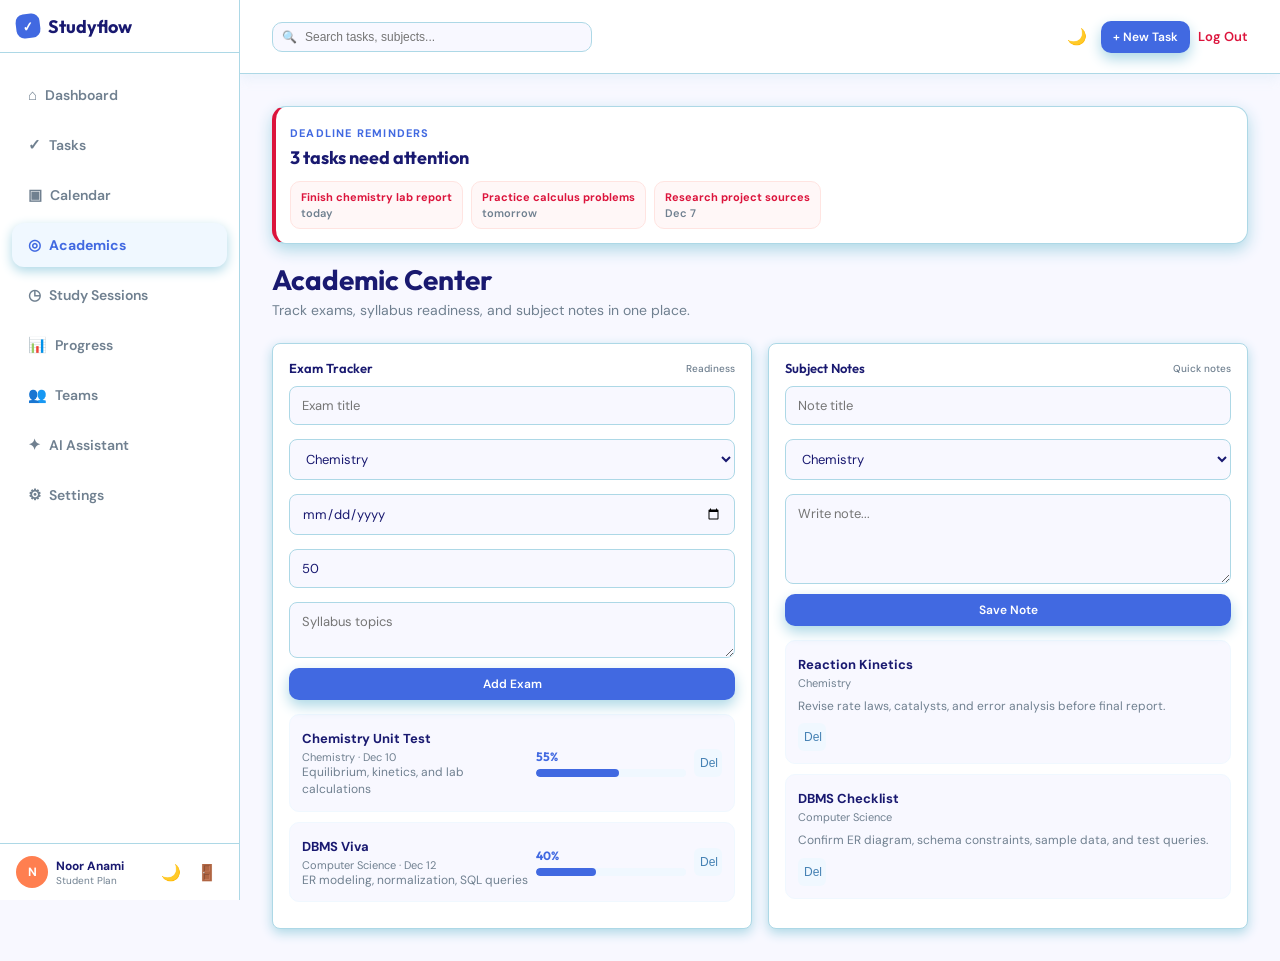
<file: academics.html>
<!DOCTYPE html>
<html lang="en">
<head>
  <meta charset="UTF-8" />
  <meta name="viewport" content="width=device-width, initial-scale=1.0" />
  <title>Academics — StudyFlow</title>
  <link rel="preconnect" href="https://fonts.googleapis.com" />
  <link rel="preconnect" href="https://fonts.gstatic.com" crossorigin />
  <link href="https://fonts.googleapis.com/css2?family=DM+Sans:wght@400;500;600;700&family=Outfit:wght@500;600;700;800&display=swap" rel="stylesheet" />
  <link rel="stylesheet" href="styles.css" />
</head>
<body>
  <div class="load" id="loader-overlay"><div class="load-brand"><span class="brand-mark">✓</span><span>Studyflow</span></div><div class="load-spinner"></div></div>
  <div class="toast-container" id="toast-container"></div>

  <div class="app-shell">
    <aside class="sidebar-rail">
      <a class="sidebar-brand" href="index.html">
        <div class="brand-mark">✓</div>
        <span>Studyflow</span>
      </a>
      <nav class="sidebar-nav">
        <a class="sidebar-link" href="dashboard.html"><span class="rail-icon">⌂</span><span>Dashboard</span></a>
        <a class="sidebar-link" href="tasks.html"><span class="rail-icon">✓</span><span>Tasks</span></a>
        <a class="sidebar-link" href="calendar.html"><span class="rail-icon">▣</span><span>Calendar</span></a>
        <a class="sidebar-link active" href="academics.html"><span class="rail-icon">◎</span><span>Academics</span></a>
        <a class="sidebar-link" href="study.html"><span class="rail-icon">◷</span><span>Study Sessions</span></a>
        <a class="sidebar-link" href="progress.html"><span class="rail-icon">📊</span><span>Progress</span></a>
        <a class="sidebar-link" href="team.html"><span class="rail-icon">👥</span><span>Teams</span></a>
        <a class="sidebar-link" href="ai.html"><span class="rail-icon">✦</span><span>AI Assistant</span></a>
        <a class="sidebar-link" href="settings.html"><span class="rail-icon">⚙</span><span>Settings</span></a>
      </nav>
      <div class="sidebar-user">
        <a class="user-avatar-btn" href="settings.html" style="flex:1;">
          <div class="user-avatar user-avatar-display">N</div>
          <div class="user-info">
            <strong class="user-name-display">Noor Anami</strong>
            <small>Student Plan</small>
          </div>
        </a>
        <div class="sidebar-user-actions">
          <button class="theme-toggle-btn" onclick="toggleTheme()" title="Toggle Dark Mode" aria-label="Toggle Dark Mode">🌙</button>
          <button onclick="handleLogout(event)" title="Log Out" style="border:0; background:transparent; cursor:pointer; font-size: 16px; color: crimson; padding: 6px;">🚪</button>
        </div>
      </div>
    </aside>

    <div class="app-main">
      <header class="app-header">
        <div class="app-header-inner">
          <div class="search-bar-wrap">
            <span class="search-icon">🔍</span>
            <input type="text" class="search-input" id="task-search-input" placeholder="Search tasks, subjects..." />
          </div>
          <div class="header-actions">
            <button class="theme-toggle-btn" onclick="toggleTheme()" title="Toggle Dark Mode" aria-label="Toggle Dark Mode">🌙</button>
            <a class="button button-primary button-small" href="tasks.html">+ New Task</a>
            <a class="logout-link" href="#" onclick="handleLogout(event)" style="font-size: 13px; font-weight: 600; cursor: pointer;">Log Out</a>
          </div>
        </div>
      </header>

      <main class="app-content">
        <div class="page-title-row" style="margin-bottom: 24px;">
          <div>
            <h2 style="font: 700 28px Outfit, sans-serif; margin: 0 0 4px; color: var(--ink);">Academic Center</h2>
            <p style="color: var(--muted); margin: 0; font-size: 14px;">Track exams, syllabus readiness, and subject notes in one place.</p>
          </div>
        </div>

        <div class="academics-layout">
          <section class="team-panel">
            <div class="panel-heading"><h3>Exam Tracker</h3><span class="count">Readiness</span></div>
            <form class="compact-form" id="exam-form">
              <input class="form-input" id="exam-title" placeholder="Exam title" required />
              <select class="form-input" id="exam-subject">
                <option>Chemistry</option><option>Psychology</option><option>Mathematics</option><option>History</option><option>Computer Science</option>
              </select>
              <input class="form-input" type="date" id="exam-date" required />
              <input class="form-input" type="number" id="exam-readiness" min="0" max="100" value="50" />
              <textarea class="form-input" id="exam-syllabus" placeholder="Syllabus topics" rows="2"></textarea>
              <button class="button button-primary button-small" type="submit">Add Exam</button>
            </form>
            <div id="exam-list"></div>
          </section>

          <section class="team-panel">
            <div class="panel-heading"><h3>Subject Notes</h3><span class="count">Quick notes</span></div>
            <form class="compact-form" id="note-form">
              <input class="form-input" id="note-title" placeholder="Note title" required />
              <select class="form-input" id="note-subject">
                <option>Chemistry</option><option>Psychology</option><option>Mathematics</option><option>History</option><option>Computer Science</option>
              </select>
              <textarea class="form-input" id="note-body" placeholder="Write note..." rows="4" required></textarea>
              <button class="button button-primary button-small" type="submit">Save Note</button>
            </form>
            <div id="notes-list"></div>
          </section>
        </div>
      </main>
    </div>
  </div>

  <script src="script.js"></script>
</body>
</html>
</file>
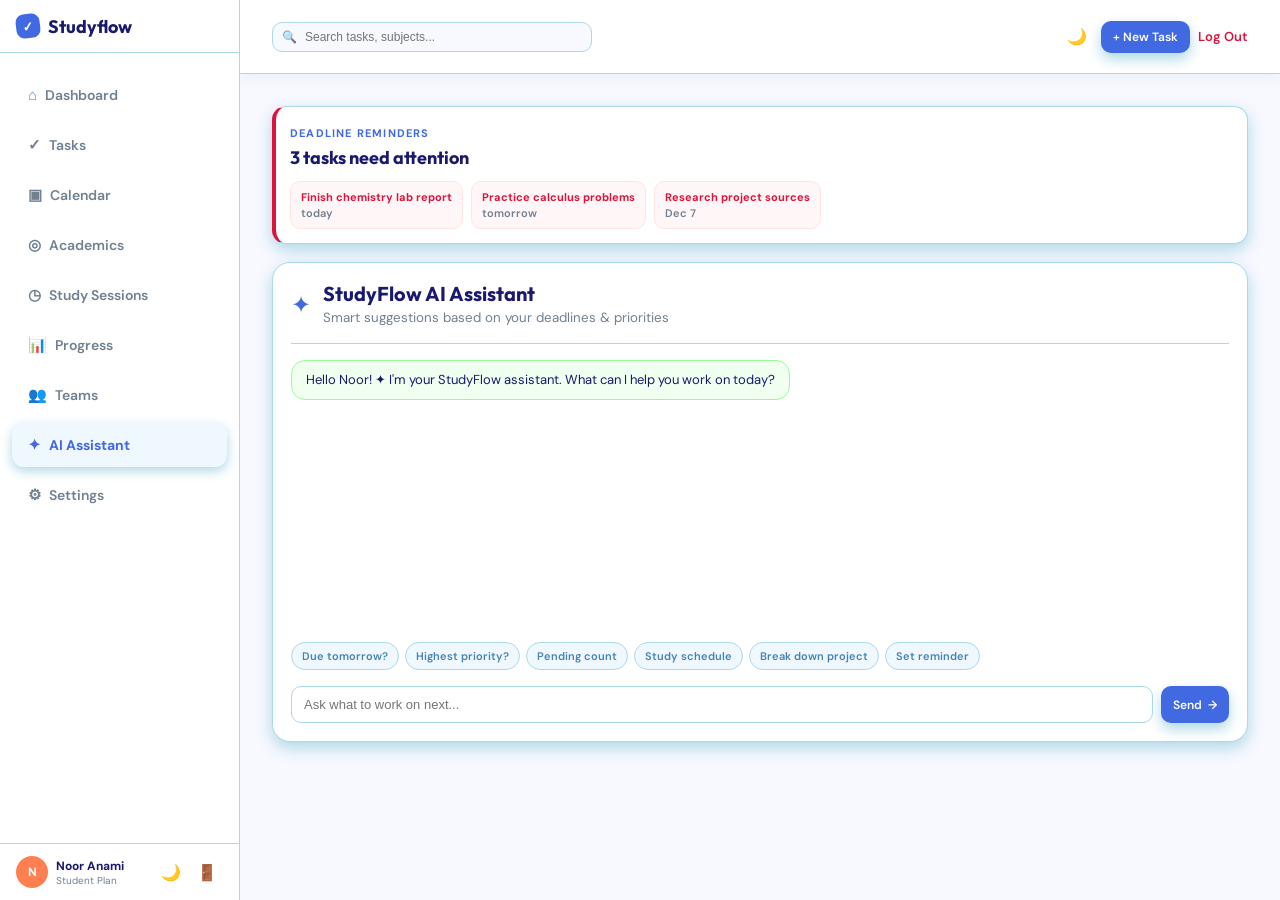
<file: ai.html>
<!DOCTYPE html>
<html lang="en">
<head>
  <meta charset="UTF-8" />
  <meta name="viewport" content="width=device-width, initial-scale=1.0" />
  <title>AI Assistant — StudyFlow</title>
  <link rel="preconnect" href="https://fonts.googleapis.com" />
  <link rel="preconnect" href="https://fonts.gstatic.com" crossorigin />
  <link href="https://fonts.googleapis.com/css2?family=DM+Sans:wght@400;500;600;700&family=Outfit:wght@500;600;700;800&display=swap" rel="stylesheet" />
  <link rel="stylesheet" href="styles.css" />
</head>
<body>
  <div class="load" id="loader-overlay"><div class="load-brand"><span class="brand-mark">✓</span><span>Studyflow</span></div><div class="load-spinner"></div></div>
  <div class="toast-container" id="toast-container"></div>

  <div class="app-shell">
    <aside class="sidebar-rail">
      <a class="sidebar-brand" href="index.html">
        <div class="brand-mark">✓</div>
        <span>Studyflow</span>
      </a>
      <nav class="sidebar-nav">
        <a class="sidebar-link" href="dashboard.html"><span class="rail-icon">⌂</span><span>Dashboard</span></a>
        <a class="sidebar-link" href="tasks.html"><span class="rail-icon">✓</span><span>Tasks</span></a>
        <a class="sidebar-link" href="calendar.html"><span class="rail-icon">▣</span><span>Calendar</span></a>
        <a class="sidebar-link" href="academics.html"><span class="rail-icon">◎</span><span>Academics</span></a>
        <a class="sidebar-link" href="study.html"><span class="rail-icon">◷</span><span>Study Sessions</span></a>
        <a class="sidebar-link" href="progress.html"><span class="rail-icon">📊</span><span>Progress</span></a>
        <a class="sidebar-link" href="team.html"><span class="rail-icon">👥</span><span>Teams</span></a>
        <a class="sidebar-link active" href="ai.html"><span class="rail-icon">✦</span><span>AI Assistant</span></a>
        <a class="sidebar-link" href="settings.html"><span class="rail-icon">⚙</span><span>Settings</span></a>
      </nav>
      <div class="sidebar-user">
        <a class="user-avatar-btn" href="settings.html" style="flex:1;">
          <div class="user-avatar user-avatar-display">N</div>
          <div class="user-info">
            <strong class="user-name-display">Noor Anami</strong>
            <small>Student Plan</small>
          </div>
        </a>
        <div class="sidebar-user-actions">
          <button class="theme-toggle-btn" onclick="toggleTheme()" title="Toggle Dark Mode" aria-label="Toggle Dark Mode">🌙</button>
          <button onclick="handleLogout(event)" title="Log Out" style="border:0; background:transparent; cursor:pointer; font-size: 16px; color: crimson; padding: 6px;">🚪</button>
        </div>
      </div>
    </aside>

    <div class="app-main">
      <header class="app-header">
        <div class="app-header-inner">
          <div class="search-bar-wrap">
            <span class="search-icon">🔍</span>
            <input type="text" class="search-input" id="task-search-input" placeholder="Search tasks, subjects..." />
          </div>
          <div class="header-actions">
            <button class="theme-toggle-btn" onclick="toggleTheme()" title="Toggle Dark Mode" aria-label="Toggle Dark Mode">🌙</button>
            <button class="button button-primary button-small" onclick="openTaskModal()">+ New Task</button>
            <a class="logout-link" href="#" onclick="handleLogout(event)" style="font-size: 13px; font-weight: 600; cursor: pointer;">Log Out</a>
          </div>
        </div>
      </header>

      <main class="app-content">
        <div class="chat-card">
          <div style="border-bottom: 1px solid var(--line); padding-bottom: 16px; margin-bottom: 16px; display: flex; align-items: center; gap: 12px;">
            <span style="font-size: 24px; color: var(--blue);">✦</span>
            <div>
              <h3 style="font: 700 20px Outfit, sans-serif; margin: 0; color: var(--ink);">StudyFlow AI Assistant</h3>
              <small style="color: var(--muted);">Smart suggestions based on your deadlines & priorities</small>
            </div>
          </div>

          <div class="chat-messages" id="ai-chat-messages">
            <div class="chat-bubble assistant">
              Hello Noor! ✦ I'm your StudyFlow assistant. What can I help you work on today?
            </div>
          </div>

          <div class="prompt-suggestions">
            <span class="prompt-chip" onclick="sendPresetPrompt('What assignments are due tomorrow?')">Due tomorrow?</span>
            <span class="prompt-chip" onclick="sendPresetPrompt('Which task is highest priority?')">Highest priority?</span>
            <span class="prompt-chip" onclick="sendPresetPrompt('How many tasks are pending?')">Pending count</span>
            <span class="prompt-chip" onclick="sendPresetPrompt('Create a study schedule.')">Study schedule</span>
            <span class="prompt-chip" onclick="sendPresetPrompt('Break down Complete DBMS Project')">Break down project</span>
            <span class="prompt-chip" onclick="sendPresetPrompt('Remind me to finish chemistry today.')">Set reminder</span>
          </div>

          <form class="chat-input-bar" id="ai-chat-form">
            <input type="text" class="chat-input" id="ai-chat-input" placeholder="Ask what to work on next..." required />
            <button class="button button-primary button-small" type="submit">Send <span>→</span></button>
          </form>
        </div>
      </main>
    </div>
  </div>

  <!-- MODAL: TASK CREATION & EDITING -->
  <div class="modal-overlay" id="task-modal">
    <div class="modal-card">
      <div class="modal-header">
        <h3 id="modal-heading">Create New Task</h3>
        <button class="close-btn" onclick="closeTaskModal()">✕</button>
      </div>
      <form id="task-form">
        <input type="hidden" id="modal-task-id" />
        <div class="form-group" style="margin-bottom: 14px;">
          <label>Task Title</label>
          <input type="text" class="form-input" id="modal-task-title" placeholder="e.g. Finish chemistry lab report" required />
        </div>
        <div class="form-group" style="margin-bottom: 14px;">
          <label>Subject / Category</label>
          <select class="form-input" id="modal-task-subject">
            <option value="Chemistry">Chemistry</option>
            <option value="Psychology">Psychology</option>
            <option value="Mathematics">Mathematics</option>
            <option value="History">History</option>
            <option value="Computer Science">Computer Science</option>
          </select>
        </div>
        <div style="display: grid; grid-template-columns: 1fr 1fr; gap: 14px; margin-bottom: 14px;">
          <div class="form-group">
            <label>Due Date</label>
            <input type="date" class="form-input" id="modal-task-date" required />
          </div>
          <div class="form-group">
            <label>Priority</label>
            <select class="form-input" id="modal-task-priority">
              <option value="high">High</option>
              <option value="medium" selected>Medium</option>
              <option value="low">Low</option>
            </select>
          </div>
        </div>
        <div style="display: grid; grid-template-columns: 1fr 1fr 1fr; gap: 14px; margin-bottom: 14px;">
          <div class="form-group">
            <label>Status</label>
            <select class="form-input" id="modal-task-status">
              <option value="pending">Pending</option>
              <option value="in-progress">In Progress</option>
              <option value="completed">Completed</option>
            </select>
          </div>
          <div class="form-group">
            <label>Difficulty</label>
            <select class="form-input" id="modal-task-difficulty">
              <option value="1">1 - Easy</option>
              <option value="2">2</option>
              <option value="3" selected>3 - Normal</option>
              <option value="4">4</option>
              <option value="5">5 - Hard</option>
            </select>
          </div>
          <div class="form-group">
            <label>Estimate</label>
            <input type="number" class="form-input" id="modal-task-estimate" min="10" step="5" value="60" />
          </div>
        </div>
        <div style="display: grid; grid-template-columns: 1fr 1fr; gap: 14px; margin-bottom: 14px;">
          <div class="form-group">
            <label>Repeat</label>
            <select class="form-input" id="modal-task-recurrence">
              <option value="none">None</option>
              <option value="daily">Daily</option>
              <option value="weekly">Weekly</option>
              <option value="monthly">Monthly</option>
            </select>
          </div>
          <div class="form-group">
            <label>Assignee</label>
            <input type="text" class="form-input" id="modal-task-assignee" placeholder="Noor" />
          </div>
        </div>
        <div class="form-group" style="margin-bottom: 14px;">
          <label>Files</label>
          <input type="text" class="form-input" id="modal-task-files" placeholder="assignment.pdf, notes.docx" />
        </div>
        <div class="form-group" style="margin-bottom: 20px;">
          <label>Notes / Description</label>
          <textarea class="form-input" id="modal-task-notes" placeholder="Add study notes or sub-tasks..." rows="3"></textarea>
        </div>
        <div style="display: flex; justify-content: flex-end; gap: 12px;">
          <button type="button" class="button button-secondary button-small" onclick="closeTaskModal()">Cancel</button>
          <button type="submit" class="button button-primary button-small">Save Task <span>→</span></button>
        </div>
      </form>
    </div>
  </div>

  <script src="script.js"></script>
</body>
</html>
</file>
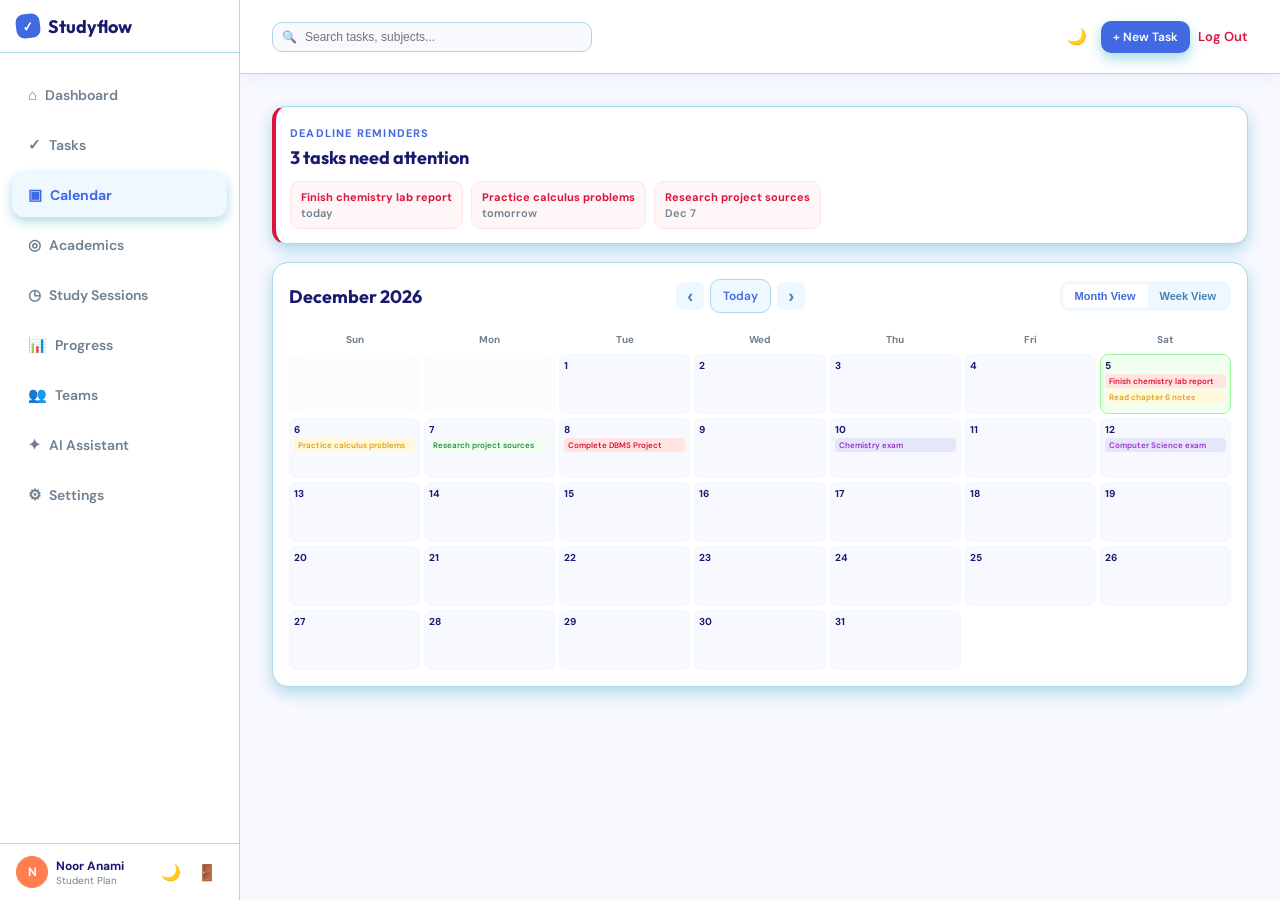
<file: calendar.html>
<!DOCTYPE html>
<html lang="en">
<head>
  <meta charset="UTF-8" />
  <meta name="viewport" content="width=device-width, initial-scale=1.0" />
  <title>Calendar — StudyFlow</title>
  <link rel="preconnect" href="https://fonts.googleapis.com" />
  <link rel="preconnect" href="https://fonts.gstatic.com" crossorigin />
  <link href="https://fonts.googleapis.com/css2?family=DM+Sans:wght@400;500;600;700&family=Outfit:wght@500;600;700;800&display=swap" rel="stylesheet" />
  <link rel="stylesheet" href="styles.css" />
</head>
<body>
  <div class="load" id="loader-overlay"><div class="load-brand"><span class="brand-mark">✓</span><span>Studyflow</span></div><div class="load-spinner"></div></div>
  <div class="toast-container" id="toast-container"></div>

  <div class="app-shell">
    <aside class="sidebar-rail">
      <a class="sidebar-brand" href="index.html">
        <div class="brand-mark">✓</div>
        <span>Studyflow</span>
      </a>
      <nav class="sidebar-nav">
        <a class="sidebar-link" href="dashboard.html"><span class="rail-icon">⌂</span><span>Dashboard</span></a>
        <a class="sidebar-link" href="tasks.html"><span class="rail-icon">✓</span><span>Tasks</span></a>
        <a class="sidebar-link active" href="calendar.html"><span class="rail-icon">▣</span><span>Calendar</span></a>
        <a class="sidebar-link" href="academics.html"><span class="rail-icon">◎</span><span>Academics</span></a>
        <a class="sidebar-link" href="study.html"><span class="rail-icon">◷</span><span>Study Sessions</span></a>
        <a class="sidebar-link" href="progress.html"><span class="rail-icon">📊</span><span>Progress</span></a>
        <a class="sidebar-link" href="team.html"><span class="rail-icon">👥</span><span>Teams</span></a>
        <a class="sidebar-link" href="ai.html"><span class="rail-icon">✦</span><span>AI Assistant</span></a>
        <a class="sidebar-link" href="settings.html"><span class="rail-icon">⚙</span><span>Settings</span></a>
      </nav>
      <div class="sidebar-user">
        <a class="user-avatar-btn" href="settings.html" style="flex:1;">
          <div class="user-avatar user-avatar-display">N</div>
          <div class="user-info">
            <strong class="user-name-display">Noor Anami</strong>
            <small>Student Plan</small>
          </div>
        </a>
        <div class="sidebar-user-actions">
          <button class="theme-toggle-btn" onclick="toggleTheme()" title="Toggle Dark Mode" aria-label="Toggle Dark Mode">🌙</button>
          <button onclick="handleLogout(event)" title="Log Out" style="border:0; background:transparent; cursor:pointer; font-size: 16px; color: crimson; padding: 6px;">🚪</button>
        </div>
      </div>
    </aside>

    <div class="app-main">
      <header class="app-header">
        <div class="app-header-inner">
          <div class="search-bar-wrap">
            <span class="search-icon">🔍</span>
            <input type="text" class="search-input" id="task-search-input" placeholder="Search tasks, subjects..." />
          </div>
          <div class="header-actions">
            <button class="theme-toggle-btn" onclick="toggleTheme()" title="Toggle Dark Mode" aria-label="Toggle Dark Mode">🌙</button>
            <button class="button button-primary button-small" onclick="openTaskModal()">+ New Task</button>
            <a class="logout-link" href="#" onclick="handleLogout(event)" style="font-size: 13px; font-weight: 600; cursor: pointer;">Log Out</a>
          </div>
        </div>
      </header>

      <main class="app-content">
        <div class="calendar-card">
          <div class="calendar-controls">
            <h3 id="calendar-month-title">Calendar</h3>
            <div class="view-tabs">
              <button class="tab-btn active" data-view="month" type="button">Month View</button>
              <button class="tab-btn" data-view="week" type="button">Week View</button>
            </div>
          </div>
          <div class="calendar-grid" id="calendar-grid"></div>
        </div>
      </main>
    </div>
  </div>

  <!-- MODAL: TASK CREATION & EDITING -->
  <div class="modal-overlay" id="task-modal">
    <div class="modal-card">
      <div class="modal-header">
        <h3 id="modal-heading">Create New Task</h3>
        <button class="close-btn" onclick="closeTaskModal()">✕</button>
      </div>
      <form id="task-form">
        <input type="hidden" id="modal-task-id" />
        <div class="form-group" style="margin-bottom: 14px;">
          <label>Task Title</label>
          <input type="text" class="form-input" id="modal-task-title" placeholder="e.g. Finish chemistry lab report" required />
        </div>
        <div class="form-group" style="margin-bottom: 14px;">
          <label>Subject / Category</label>
          <select class="form-input" id="modal-task-subject">
            <option value="Chemistry">Chemistry</option>
            <option value="Psychology">Psychology</option>
            <option value="Mathematics">Mathematics</option>
            <option value="History">History</option>
            <option value="Computer Science">Computer Science</option>
          </select>
        </div>
        <div style="display: grid; grid-template-columns: 1fr 1fr; gap: 14px; margin-bottom: 14px;">
          <div class="form-group">
            <label>Due Date</label>
            <input type="date" class="form-input" id="modal-task-date" required />
          </div>
          <div class="form-group">
            <label>Priority</label>
            <select class="form-input" id="modal-task-priority">
              <option value="high">High</option>
              <option value="medium" selected>Medium</option>
              <option value="low">Low</option>
            </select>
          </div>
        </div>
        <div style="display: grid; grid-template-columns: 1fr 1fr 1fr; gap: 14px; margin-bottom: 14px;">
          <div class="form-group">
            <label>Status</label>
            <select class="form-input" id="modal-task-status">
              <option value="pending">Pending</option>
              <option value="in-progress">In Progress</option>
              <option value="completed">Completed</option>
            </select>
          </div>
          <div class="form-group">
            <label>Difficulty</label>
            <select class="form-input" id="modal-task-difficulty">
              <option value="1">1 - Easy</option>
              <option value="2">2</option>
              <option value="3" selected>3 - Normal</option>
              <option value="4">4</option>
              <option value="5">5 - Hard</option>
            </select>
          </div>
          <div class="form-group">
            <label>Estimate</label>
            <input type="number" class="form-input" id="modal-task-estimate" min="10" step="5" value="60" />
          </div>
        </div>
        <div style="display: grid; grid-template-columns: 1fr 1fr; gap: 14px; margin-bottom: 14px;">
          <div class="form-group">
            <label>Repeat</label>
            <select class="form-input" id="modal-task-recurrence">
              <option value="none">None</option>
              <option value="daily">Daily</option>
              <option value="weekly">Weekly</option>
              <option value="monthly">Monthly</option>
            </select>
          </div>
          <div class="form-group">
            <label>Assignee</label>
            <input type="text" class="form-input" id="modal-task-assignee" placeholder="Noor" />
          </div>
        </div>
        <div class="form-group" style="margin-bottom: 14px;">
          <label>Files</label>
          <input type="text" class="form-input" id="modal-task-files" placeholder="assignment.pdf, notes.docx" />
        </div>
        <div class="form-group" style="margin-bottom: 20px;">
          <label>Notes / Description</label>
          <textarea class="form-input" id="modal-task-notes" placeholder="Add study notes or sub-tasks..." rows="3"></textarea>
        </div>
        <div style="display: flex; justify-content: flex-end; gap: 12px;">
          <button type="button" class="button button-secondary button-small" onclick="closeTaskModal()">Cancel</button>
          <button type="submit" class="button button-primary button-small">Save Task <span>→</span></button>
        </div>
      </form>
    </div>
  </div>

  <script src="script.js"></script>
</body>
</html>
</file>
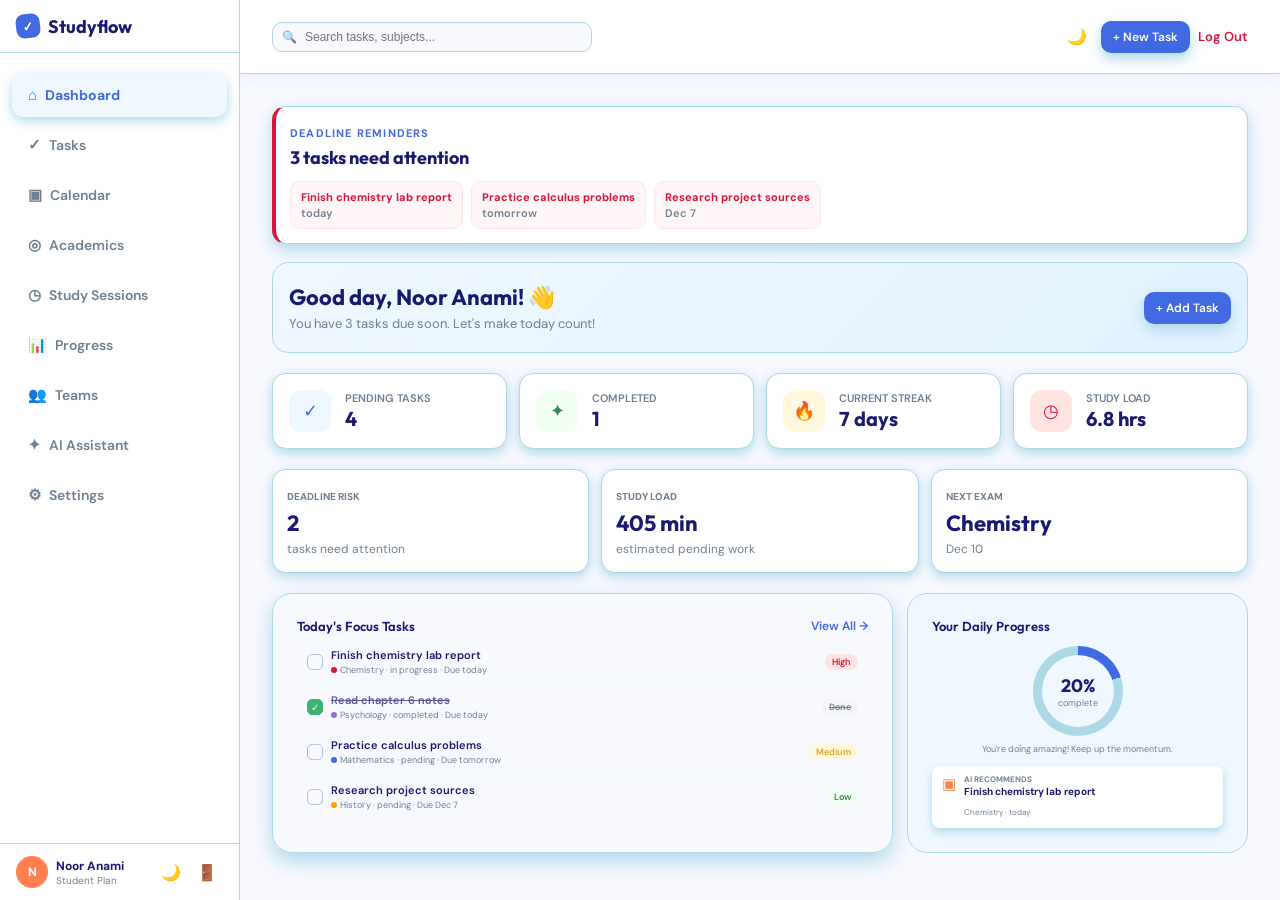
<file: dashboard.html>
<!DOCTYPE html>
<html lang="en">
<head>
  <meta charset="UTF-8" />
  <meta name="viewport" content="width=device-width, initial-scale=1.0" />
  <title>Dashboard — StudyFlow</title>
  <link rel="preconnect" href="https://fonts.googleapis.com" />
  <link rel="preconnect" href="https://fonts.gstatic.com" crossorigin />
  <link href="https://fonts.googleapis.com/css2?family=DM+Sans:wght@400;500;600;700&family=Outfit:wght@500;600;700;800&display=swap" rel="stylesheet" />
  <link rel="stylesheet" href="styles.css" />
</head>
<body>
  <div class="load" id="loader-overlay"><div class="load-brand"><span class="brand-mark">✓</span><span>Studyflow</span></div><div class="load-spinner"></div></div>
  <div class="toast-container" id="toast-container"></div>

  <div class="app-shell">
    <aside class="sidebar-rail">
      <a class="sidebar-brand" href="index.html">
        <div class="brand-mark">✓</div>
        <span>Studyflow</span>
      </a>
      <nav class="sidebar-nav">
        <a class="sidebar-link active" href="dashboard.html"><span class="rail-icon">⌂</span><span>Dashboard</span></a>
        <a class="sidebar-link" href="tasks.html"><span class="rail-icon">✓</span><span>Tasks</span></a>
        <a class="sidebar-link" href="calendar.html"><span class="rail-icon">▣</span><span>Calendar</span></a>
        <a class="sidebar-link" href="academics.html"><span class="rail-icon">◎</span><span>Academics</span></a>
        <a class="sidebar-link" href="study.html"><span class="rail-icon">◷</span><span>Study Sessions</span></a>
        <a class="sidebar-link" href="progress.html"><span class="rail-icon">📊</span><span>Progress</span></a>
        <a class="sidebar-link" href="team.html"><span class="rail-icon">👥</span><span>Teams</span></a>
        <a class="sidebar-link" href="ai.html"><span class="rail-icon">✦</span><span>AI Assistant</span></a>
        <a class="sidebar-link" href="settings.html"><span class="rail-icon">⚙</span><span>Settings</span></a>
      </nav>
      <div class="sidebar-user">
        <a class="user-avatar-btn" href="settings.html" style="flex:1;">
          <div class="user-avatar user-avatar-display">N</div>
          <div class="user-info">
            <strong class="user-name-display">Noor Anami</strong>
            <small>Student Plan</small>
          </div>
        </a>
        <div class="sidebar-user-actions">
          <button class="theme-toggle-btn" onclick="toggleTheme()" title="Toggle Dark Mode" aria-label="Toggle Dark Mode">🌙</button>
          <button onclick="handleLogout(event)" title="Log Out" style="border:0; background:transparent; cursor:pointer; font-size: 16px; color: crimson; padding: 6px;">🚪</button>
        </div>
      </div>
    </aside>

    <div class="app-main">
      <header class="app-header">
        <div class="app-header-inner">
          <div class="search-bar-wrap">
            <span class="search-icon">🔍</span>
            <input type="text" class="search-input" id="task-search-input" placeholder="Search tasks, subjects..." />
          </div>
          <div class="header-actions">
            <button class="theme-toggle-btn" onclick="toggleTheme()" title="Toggle Dark Mode" aria-label="Toggle Dark Mode">🌙</button>
            <button class="button button-primary button-small" onclick="openTaskModal()">+ New Task</button>
            <a class="logout-link" href="#" onclick="handleLogout(event)" style="font-size: 13px; font-weight: 600; cursor: pointer;">Log Out</a>
          </div>
        </div>
      </header>

      <main class="app-content">
        <div class="greeting-card">
          <div class="greeting-text">
            <h2>Good day, <span class="user-name-display">Noor</span>! 👋</h2>
            <p>You have 3 tasks due soon. Let's make today count!</p>
          </div>
          <button class="button button-primary button-small" onclick="openTaskModal()">+ Add Task</button>
        </div>

        <div class="stats-grid">
          <div class="stat-card">
            <div class="stat-icon icon-blue-bg">✓</div>
            <div class="stat-info">
              <small>Pending Tasks</small>
              <strong id="dash-pending-count">3</strong>
            </div>
          </div>
          <div class="stat-card">
            <div class="stat-icon icon-green-bg">✦</div>
            <div class="stat-info">
              <small>Completed</small>
              <strong id="dash-completed-count">1</strong>
            </div>
          </div>
          <div class="stat-card">
            <div class="stat-icon icon-yellow-bg">🔥</div>
            <div class="stat-info">
              <small>Current Streak</small>
              <strong id="dash-streak-count">7 days</strong>
            </div>
          </div>
          <div class="stat-card">
            <div class="stat-icon icon-purple-bg">◷</div>
            <div class="stat-info">
              <small>Study Load</small>
              <strong id="dash-focus-time">0 hrs</strong>
            </div>
          </div>
        </div>

        <div class="insight-grid" id="dash-insights-grid"></div>

        <div class="dash-content" style="margin-top:0;">
          <div class="tasks-panel" style="padding: 24px; border-radius: 20px; border:1px solid var(--line); box-shadow: 0 8px 20px var(--line);">
            <div class="panel-heading">
              <h3>Today's Focus Tasks</h3>
              <a href="tasks.html" style="color:var(--blue); font-size:12px; font-weight:600; text-decoration:none;">View All →</a>
            </div>
            <div id="dash-tasks-list"></div>
          </div>

          <div class="summary-panel" style="border-radius: 20px; padding: 24px;">
            <h3>Your Daily Progress</h3>
            <div class="progress-ring" id="dash-progress-ring">
              <div>
                <strong id="dash-progress-percent">25%</strong>
                <small>complete</small>
              </div>
            </div>
            <p>You're doing amazing! Keep up the momentum.</p>
            <div class="deadline-card">
              <span class="calendar-icon">▣</span>
              <div>
                <small>UP NEXT</small>
                <strong>Chemistry Lab Report</strong>
                <span>Due today</span>
              </div>
            </div>
          </div>
        </div>
      </main>
    </div>
  </div>

  <!-- MODAL: TASK CREATION & EDITING -->
  <div class="modal-overlay" id="task-modal">
    <div class="modal-card">
      <div class="modal-header">
        <h3 id="modal-heading">Create New Task</h3>
        <button class="close-btn" onclick="closeTaskModal()">✕</button>
      </div>
      <form id="task-form">
        <input type="hidden" id="modal-task-id" />
        <div class="form-group" style="margin-bottom: 14px;">
          <label>Task Title</label>
          <input type="text" class="form-input" id="modal-task-title" placeholder="e.g. Finish chemistry lab report" required />
        </div>
        <div class="form-group" style="margin-bottom: 14px;">
          <label>Subject / Category</label>
          <select class="form-input" id="modal-task-subject">
            <option value="Chemistry">Chemistry</option>
            <option value="Psychology">Psychology</option>
            <option value="Mathematics">Mathematics</option>
            <option value="History">History</option>
            <option value="Computer Science">Computer Science</option>
          </select>
        </div>
        <div style="display: grid; grid-template-columns: 1fr 1fr; gap: 14px; margin-bottom: 14px;">
          <div class="form-group">
            <label>Due Date</label>
            <input type="date" class="form-input" id="modal-task-date" required />
          </div>
          <div class="form-group">
            <label>Priority</label>
            <select class="form-input" id="modal-task-priority">
              <option value="high">High</option>
              <option value="medium" selected>Medium</option>
              <option value="low">Low</option>
            </select>
          </div>
        </div>
        <div style="display: grid; grid-template-columns: 1fr 1fr 1fr; gap: 14px; margin-bottom: 14px;">
          <div class="form-group">
            <label>Status</label>
            <select class="form-input" id="modal-task-status">
              <option value="pending">Pending</option>
              <option value="in-progress">In Progress</option>
              <option value="completed">Completed</option>
            </select>
          </div>
          <div class="form-group">
            <label>Difficulty</label>
            <select class="form-input" id="modal-task-difficulty">
              <option value="1">1 - Easy</option>
              <option value="2">2</option>
              <option value="3" selected>3 - Normal</option>
              <option value="4">4</option>
              <option value="5">5 - Hard</option>
            </select>
          </div>
          <div class="form-group">
            <label>Estimate</label>
            <input type="number" class="form-input" id="modal-task-estimate" min="10" step="5" value="60" />
          </div>
        </div>
        <div style="display: grid; grid-template-columns: 1fr 1fr; gap: 14px; margin-bottom: 14px;">
          <div class="form-group">
            <label>Repeat</label>
            <select class="form-input" id="modal-task-recurrence">
              <option value="none">None</option>
              <option value="daily">Daily</option>
              <option value="weekly">Weekly</option>
              <option value="monthly">Monthly</option>
            </select>
          </div>
          <div class="form-group">
            <label>Assignee</label>
            <input type="text" class="form-input" id="modal-task-assignee" placeholder="Noor" />
          </div>
        </div>
        <div class="form-group" style="margin-bottom: 14px;">
          <label>Files</label>
          <input type="text" class="form-input" id="modal-task-files" placeholder="assignment.pdf, notes.docx" />
        </div>
        <div class="form-group" style="margin-bottom: 20px;">
          <label>Notes / Description</label>
          <textarea class="form-input" id="modal-task-notes" placeholder="Add study notes or sub-tasks..." rows="3"></textarea>
        </div>
        <div style="display: flex; justify-content: flex-end; gap: 12px;">
          <button type="button" class="button button-secondary button-small" onclick="closeTaskModal()">Cancel</button>
          <button type="submit" class="button button-primary button-small">Save Task <span>→</span></button>
        </div>
      </form>
    </div>
  </div>

  <script src="script.js"></script>
</body>
</html>
</file>
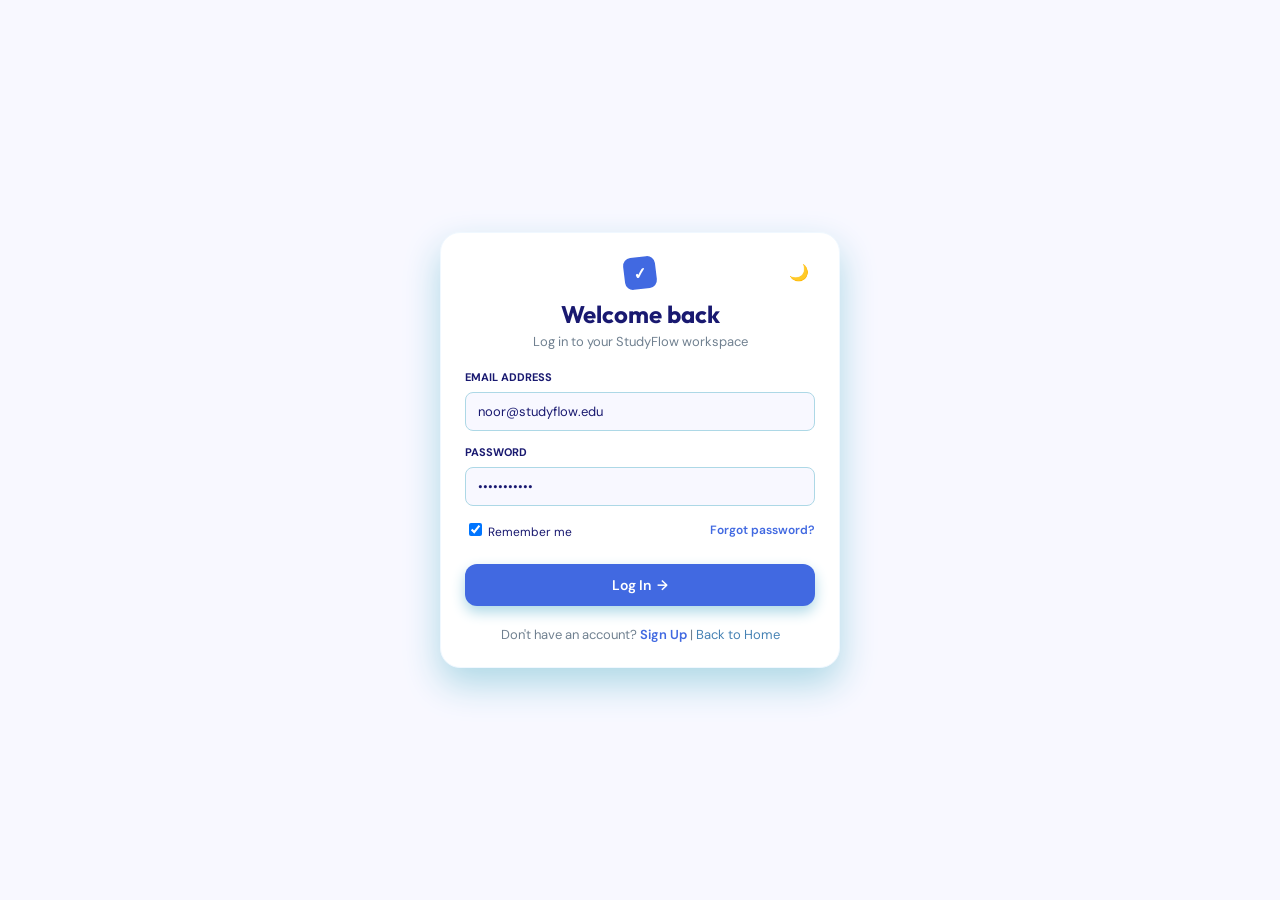
<file: login.html>
<!DOCTYPE html>
<html lang="en">
<head>
  <meta charset="UTF-8" />
  <meta name="viewport" content="width=device-width, initial-scale=1.0" />
  <title>Sign In — StudyFlow</title>
  <link rel="preconnect" href="https://fonts.googleapis.com" />
  <link rel="preconnect" href="https://fonts.gstatic.com" crossorigin />
  <link href="https://fonts.googleapis.com/css2?family=DM+Sans:wght@400;500;600;700&family=Outfit:wght@500;600;700;800&display=swap" rel="stylesheet" />
  <link rel="stylesheet" href="styles.css" />
</head>
<body>
  <div class="load" id="loader-overlay"><div class="load-brand"><span class="brand-mark">✓</span><span>Studyflow</span></div><div class="load-spinner"></div></div>
  <div class="toast-container" id="toast-container"></div>

  <div class="auth-wrapper">
    <div class="auth-card">
      <div class="auth-header" style="position: relative;">
        <button class="theme-toggle-btn" onclick="toggleTheme()" title="Toggle Dark Mode" aria-label="Toggle Dark Mode" style="position: absolute; right: 0; top: 0;">🌙</button>
        <a class="brand-mark" href="index.html" style="text-decoration:none;">✓</a>
        <h2>Welcome back</h2>
        <p>Log in to your StudyFlow workspace</p>
      </div>
      <form class="auth-form" id="login-form" novalidate>
        <div class="form-group">
          <label for="login-email">Email Address</label>
          <input type="email" class="form-input" id="login-email" value="noor@studyflow.edu" autocomplete="email" required />
        </div>
        <div class="form-group">
          <label for="login-password">Password</label>
          <input type="password" class="form-input" id="login-password" value="password123" autocomplete="current-password" required />
        </div>
        <div class="form-options">
          <label><input type="checkbox" checked /> Remember me</label>
          <a href="#" onclick="showToast('Password reset link sent! ✉'); return false;">Forgot password?</a>
        </div>
        <div class="auth-feedback" id="login-feedback" role="alert" aria-live="polite" hidden></div>
        <button type="submit" class="button button-primary" style="width: 100%; margin-top: 10px;">Log In <span>→</span></button>
      </form>
      <div style="text-align: center; margin-top: 20px; font-size: 13px; color: var(--muted);">
        Don't have an account? <a href="signup.html" style="color: var(--blue); font-weight: 600; text-decoration: none;">Sign Up</a> | <a href="index.html" style="color: steelblue; text-decoration: none;">Back to Home</a>
      </div>
    </div>
  </div>

  <script src="script.js"></script>
</body>
</html>
</file>
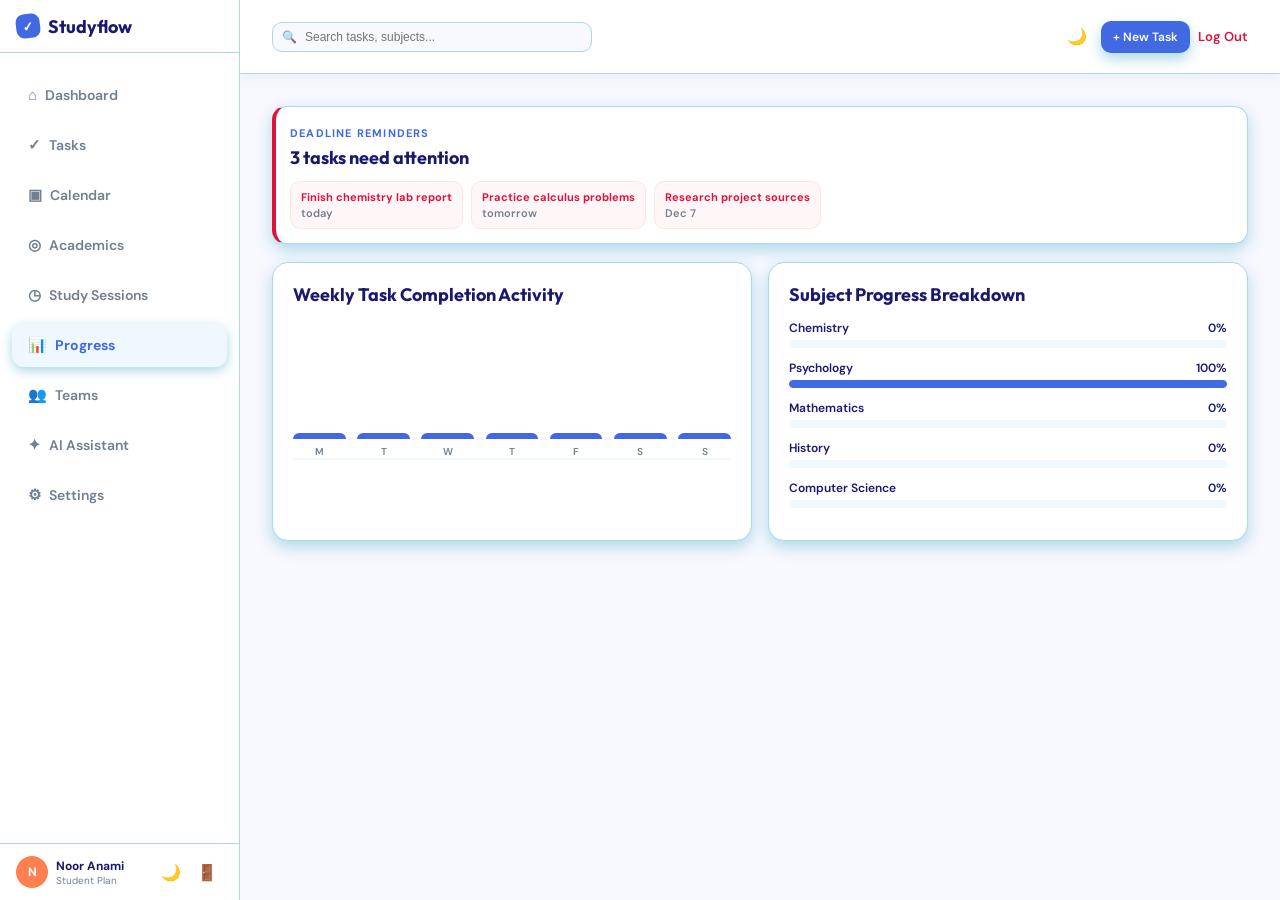
<file: progress.html>
<!DOCTYPE html>
<html lang="en">
<head>
  <meta charset="UTF-8" />
  <meta name="viewport" content="width=device-width, initial-scale=1.0" />
  <title>Progress — StudyFlow</title>
  <link rel="preconnect" href="https://fonts.googleapis.com" />
  <link rel="preconnect" href="https://fonts.gstatic.com" crossorigin />
  <link href="https://fonts.googleapis.com/css2?family=DM+Sans:wght@400;500;600;700&family=Outfit:wght@500;600;700;800&display=swap" rel="stylesheet" />
  <link rel="stylesheet" href="styles.css" />
</head>
<body>
  <div class="load" id="loader-overlay"><div class="load-brand"><span class="brand-mark">✓</span><span>Studyflow</span></div><div class="load-spinner"></div></div>
  <div class="toast-container" id="toast-container"></div>

  <div class="app-shell">
    <aside class="sidebar-rail">
      <a class="sidebar-brand" href="index.html">
        <div class="brand-mark">✓</div>
        <span>Studyflow</span>
      </a>
      <nav class="sidebar-nav">
        <a class="sidebar-link" href="dashboard.html"><span class="rail-icon">⌂</span><span>Dashboard</span></a>
        <a class="sidebar-link" href="tasks.html"><span class="rail-icon">✓</span><span>Tasks</span></a>
        <a class="sidebar-link" href="calendar.html"><span class="rail-icon">▣</span><span>Calendar</span></a>
        <a class="sidebar-link" href="academics.html"><span class="rail-icon">◎</span><span>Academics</span></a>
        <a class="sidebar-link" href="study.html"><span class="rail-icon">◷</span><span>Study Sessions</span></a>
        <a class="sidebar-link active" href="progress.html"><span class="rail-icon">📊</span><span>Progress</span></a>
        <a class="sidebar-link" href="team.html"><span class="rail-icon">👥</span><span>Teams</span></a>
        <a class="sidebar-link" href="ai.html"><span class="rail-icon">✦</span><span>AI Assistant</span></a>
        <a class="sidebar-link" href="settings.html"><span class="rail-icon">⚙</span><span>Settings</span></a>
      </nav>
      <div class="sidebar-user">
        <a class="user-avatar-btn" href="settings.html" style="flex:1;">
          <div class="user-avatar user-avatar-display">N</div>
          <div class="user-info">
            <strong class="user-name-display">Noor Anami</strong>
            <small>Student Plan</small>
          </div>
        </a>
        <div class="sidebar-user-actions">
          <button class="theme-toggle-btn" onclick="toggleTheme()" title="Toggle Dark Mode" aria-label="Toggle Dark Mode">🌙</button>
          <button onclick="handleLogout(event)" title="Log Out" style="border:0; background:transparent; cursor:pointer; font-size: 16px; color: crimson; padding: 6px;">🚪</button>
        </div>
      </div>
    </aside>

    <div class="app-main">
      <header class="app-header">
        <div class="app-header-inner">
          <div class="search-bar-wrap">
            <span class="search-icon">🔍</span>
            <input type="text" class="search-input" id="task-search-input" placeholder="Search tasks, subjects..." />
          </div>
          <div class="header-actions">
            <button class="theme-toggle-btn" onclick="toggleTheme()" title="Toggle Dark Mode" aria-label="Toggle Dark Mode">🌙</button>
            <button class="button button-primary button-small" onclick="openTaskModal()">+ New Task</button>
            <a class="logout-link" href="#" onclick="handleLogout(event)" style="font-size: 13px; font-weight: 600; cursor: pointer;">Log Out</a>
          </div>
        </div>
      </header>

      <main class="app-content">
        <div class="analytics-grid">
          <div class="chart-card">
            <h3>Weekly Task Completion Activity</h3>
            <div class="bar-chart" id="analytics-bar-chart"></div>
          </div>

          <div class="chart-card">
            <h3>Subject Progress Breakdown</h3>
            <div id="subject-progress-list"></div>
          </div>
        </div>
      </main>
    </div>
  </div>

  <!-- MODAL: TASK CREATION & EDITING -->
  <div class="modal-overlay" id="task-modal">
    <div class="modal-card">
      <div class="modal-header">
        <h3 id="modal-heading">Create New Task</h3>
        <button class="close-btn" onclick="closeTaskModal()">✕</button>
      </div>
      <form id="task-form">
        <input type="hidden" id="modal-task-id" />
        <div class="form-group" style="margin-bottom: 14px;">
          <label>Task Title</label>
          <input type="text" class="form-input" id="modal-task-title" placeholder="e.g. Finish chemistry lab report" required />
        </div>
        <div class="form-group" style="margin-bottom: 14px;">
          <label>Subject / Category</label>
          <select class="form-input" id="modal-task-subject">
            <option value="Chemistry">Chemistry</option>
            <option value="Psychology">Psychology</option>
            <option value="Mathematics">Mathematics</option>
            <option value="History">History</option>
            <option value="Computer Science">Computer Science</option>
          </select>
        </div>
        <div style="display: grid; grid-template-columns: 1fr 1fr; gap: 14px; margin-bottom: 14px;">
          <div class="form-group">
            <label>Due Date</label>
            <input type="date" class="form-input" id="modal-task-date" required />
          </div>
          <div class="form-group">
            <label>Priority</label>
            <select class="form-input" id="modal-task-priority">
              <option value="high">High</option>
              <option value="medium" selected>Medium</option>
              <option value="low">Low</option>
            </select>
          </div>
        </div>
        <div style="display: grid; grid-template-columns: 1fr 1fr 1fr; gap: 14px; margin-bottom: 14px;">
          <div class="form-group">
            <label>Status</label>
            <select class="form-input" id="modal-task-status">
              <option value="pending">Pending</option>
              <option value="in-progress">In Progress</option>
              <option value="completed">Completed</option>
            </select>
          </div>
          <div class="form-group">
            <label>Difficulty</label>
            <select class="form-input" id="modal-task-difficulty">
              <option value="1">1 - Easy</option>
              <option value="2">2</option>
              <option value="3" selected>3 - Normal</option>
              <option value="4">4</option>
              <option value="5">5 - Hard</option>
            </select>
          </div>
          <div class="form-group">
            <label>Estimate</label>
            <input type="number" class="form-input" id="modal-task-estimate" min="10" step="5" value="60" />
          </div>
        </div>
        <div style="display: grid; grid-template-columns: 1fr 1fr; gap: 14px; margin-bottom: 14px;">
          <div class="form-group">
            <label>Repeat</label>
            <select class="form-input" id="modal-task-recurrence">
              <option value="none">None</option>
              <option value="daily">Daily</option>
              <option value="weekly">Weekly</option>
              <option value="monthly">Monthly</option>
            </select>
          </div>
          <div class="form-group">
            <label>Assignee</label>
            <input type="text" class="form-input" id="modal-task-assignee" placeholder="Noor" />
          </div>
        </div>
        <div class="form-group" style="margin-bottom: 14px;">
          <label>Files</label>
          <input type="text" class="form-input" id="modal-task-files" placeholder="assignment.pdf, notes.docx" />
        </div>
        <div class="form-group" style="margin-bottom: 20px;">
          <label>Notes / Description</label>
          <textarea class="form-input" id="modal-task-notes" placeholder="Add study notes or sub-tasks..." rows="3"></textarea>
        </div>
        <div style="display: flex; justify-content: flex-end; gap: 12px;">
          <button type="button" class="button button-secondary button-small" onclick="closeTaskModal()">Cancel</button>
          <button type="submit" class="button button-primary button-small">Save Task <span>→</span></button>
        </div>
      </form>
    </div>
  </div>

  <script src="script.js"></script>
</body>
</html>
</file>
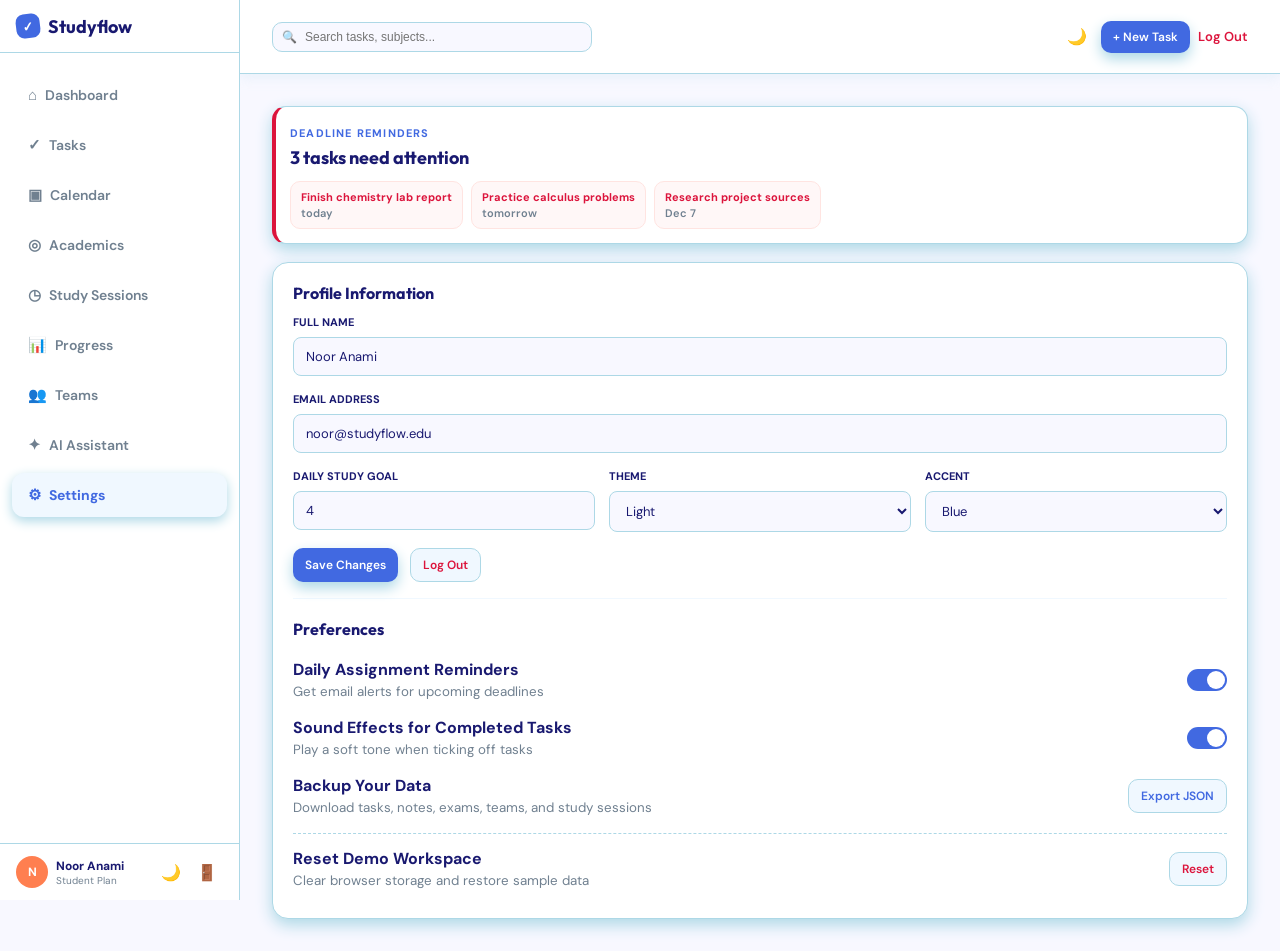
<file: settings.html>
<!DOCTYPE html>
<html lang="en">
<head>
  <meta charset="UTF-8" />
  <meta name="viewport" content="width=device-width, initial-scale=1.0" />
  <title>Settings — StudyFlow</title>
  <link rel="preconnect" href="https://fonts.googleapis.com" />
  <link rel="preconnect" href="https://fonts.gstatic.com" crossorigin />
  <link href="https://fonts.googleapis.com/css2?family=DM+Sans:wght@400;500;600;700&family=Outfit:wght@500;600;700;800&display=swap" rel="stylesheet" />
  <link rel="stylesheet" href="styles.css" />
</head>
<body>
  <div class="load" id="loader-overlay"><div class="load-brand"><span class="brand-mark">✓</span><span>Studyflow</span></div><div class="load-spinner"></div></div>
  <div class="toast-container" id="toast-container"></div>

  <div class="app-shell">
    <aside class="sidebar-rail">
      <a class="sidebar-brand" href="index.html">
        <div class="brand-mark">✓</div>
        <span>Studyflow</span>
      </a>
      <nav class="sidebar-nav">
        <a class="sidebar-link" href="dashboard.html"><span class="rail-icon">⌂</span><span>Dashboard</span></a>
        <a class="sidebar-link" href="tasks.html"><span class="rail-icon">✓</span><span>Tasks</span></a>
        <a class="sidebar-link" href="calendar.html"><span class="rail-icon">▣</span><span>Calendar</span></a>
        <a class="sidebar-link" href="academics.html"><span class="rail-icon">◎</span><span>Academics</span></a>
        <a class="sidebar-link" href="study.html"><span class="rail-icon">◷</span><span>Study Sessions</span></a>
        <a class="sidebar-link" href="progress.html"><span class="rail-icon">📊</span><span>Progress</span></a>
        <a class="sidebar-link" href="team.html"><span class="rail-icon">👥</span><span>Teams</span></a>
        <a class="sidebar-link" href="ai.html"><span class="rail-icon">✦</span><span>AI Assistant</span></a>
        <a class="sidebar-link active" href="settings.html"><span class="rail-icon">⚙</span><span>Settings</span></a>
      </nav>
      <div class="sidebar-user">
        <a class="user-avatar-btn" href="settings.html" style="flex:1;">
          <div class="user-avatar user-avatar-display">N</div>
          <div class="user-info">
            <strong class="user-name-display">Noor Anami</strong>
            <small>Student Plan</small>
          </div>
        </a>
        <div class="sidebar-user-actions">
          <button class="theme-toggle-btn" onclick="toggleTheme()" title="Toggle Dark Mode" aria-label="Toggle Dark Mode">🌙</button>
          <button onclick="handleLogout(event)" title="Log Out" style="border:0; background:transparent; cursor:pointer; font-size: 16px; color: crimson; padding: 6px;">🚪</button>
        </div>
      </div>
    </aside>

    <div class="app-main">
      <header class="app-header">
        <div class="app-header-inner">
          <div class="search-bar-wrap">
            <span class="search-icon">🔍</span>
            <input type="text" class="search-input" id="task-search-input" placeholder="Search tasks, subjects..." />
          </div>
          <div class="header-actions">
            <button class="theme-toggle-btn" onclick="toggleTheme()" title="Toggle Dark Mode" aria-label="Toggle Dark Mode">🌙</button>
            <button class="button button-primary button-small" onclick="openTaskModal()">+ New Task</button>
            <a class="logout-link" href="#" onclick="handleLogout(event)" style="font-size: 13px; font-weight: 600; cursor: pointer;">Log Out</a>
          </div>
        </div>
      </header>

      <main class="app-content">
        <div class="settings-card">
          <div class="settings-section">
            <h3>Profile Information</h3>
            <form id="settings-form">
              <div class="form-group" style="margin-bottom: 16px;">
                <label>Full Name</label>
                <input type="text" class="form-input" id="setting-name" value="Noor Anami" required />
              </div>
              <div class="form-group" style="margin-bottom: 16px;">
                <label>Email Address</label>
                <input type="email" class="form-input" id="setting-email" value="noor@studyflow.edu" required />
              </div>
              <div class="form-grid-compact">
                <div class="form-group">
                  <label>Daily Study Goal</label>
                  <input type="number" class="form-input" id="setting-daily-goal" min="1" max="12" value="4" />
                </div>
                <div class="form-group">
                  <label>Theme</label>
                  <select class="form-input" id="setting-theme">
                    <option value="light">Light</option>
                    <option value="dark">Dark</option>
                  </select>
                </div>
                <div class="form-group">
                  <label>Accent</label>
                  <select class="form-input" id="setting-accent">
                    <option value="royalblue">Blue</option>
                    <option value="seagreen">Green</option>
                    <option value="crimson">Red</option>
                    <option value="darkorchid">Violet</option>
                  </select>
                </div>
              </div>
              <div style="display: flex; gap: 12px;">
                <button type="submit" class="button button-primary button-small">Save Changes</button>
                <button type="button" class="button button-secondary button-small" onclick="handleLogout(event)" style="color: crimson;">Log Out</button>
              </div>
            </form>
          </div>

          <div class="settings-section" style="border:0; margin:0; padding:0;">
            <h3>Preferences</h3>
            <div class="setting-row">
              <div><strong>Daily Assignment Reminders</strong><br /><small style="color:var(--muted);">Get email alerts for upcoming deadlines</small></div>
              <button class="toggle-switch active" data-setting-toggle="reminders" onclick="togglePreference('reminders')" type="button" aria-label="Toggle daily reminders"></button>
            </div>
            <div class="setting-row">
              <div><strong>Sound Effects for Completed Tasks</strong><br /><small style="color:var(--muted);">Play a soft tone when ticking off tasks</small></div>
              <button class="toggle-switch active" data-setting-toggle="sounds" onclick="togglePreference('sounds')" type="button" aria-label="Toggle sound effects"></button>
            </div>
            <div class="setting-row">
              <div><strong>Backup Your Data</strong><br /><small style="color:var(--muted);">Download tasks, notes, exams, teams, and study sessions</small></div>
              <button class="button button-secondary button-small" type="button" onclick="exportStudyData()">Export JSON</button>
            </div>
            <div class="setting-row danger-row">
              <div><strong>Reset Demo Workspace</strong><br /><small style="color:var(--muted);">Clear browser storage and restore sample data</small></div>
              <button class="button button-secondary button-small" type="button" onclick="resetDemoData()" style="color:crimson;">Reset</button>
            </div>
          </div>
        </div>
      </main>
    </div>
  </div>

  <!-- MODAL: TASK CREATION & EDITING -->
  <div class="modal-overlay" id="task-modal">
    <div class="modal-card">
      <div class="modal-header">
        <h3 id="modal-heading">Create New Task</h3>
        <button class="close-btn" onclick="closeTaskModal()">✕</button>
      </div>
      <form id="task-form">
        <input type="hidden" id="modal-task-id" />
        <div class="form-group" style="margin-bottom: 14px;">
          <label>Task Title</label>
          <input type="text" class="form-input" id="modal-task-title" placeholder="e.g. Finish chemistry lab report" required />
        </div>
        <div class="form-group" style="margin-bottom: 14px;">
          <label>Subject / Category</label>
          <select class="form-input" id="modal-task-subject">
            <option value="Chemistry">Chemistry</option>
            <option value="Psychology">Psychology</option>
            <option value="Mathematics">Mathematics</option>
            <option value="History">History</option>
            <option value="Computer Science">Computer Science</option>
          </select>
        </div>
        <div style="display: grid; grid-template-columns: 1fr 1fr; gap: 14px; margin-bottom: 14px;">
          <div class="form-group">
            <label>Due Date</label>
            <input type="date" class="form-input" id="modal-task-date" required />
          </div>
          <div class="form-group">
            <label>Priority</label>
            <select class="form-input" id="modal-task-priority">
              <option value="high">High</option>
              <option value="medium" selected>Medium</option>
              <option value="low">Low</option>
            </select>
          </div>
        </div>
        <div class="form-group" style="margin-bottom: 20px;">
          <label>Notes / Description</label>
          <textarea class="form-input" id="modal-task-notes" placeholder="Add study notes or sub-tasks..." rows="3"></textarea>
        </div>
        <div style="display: flex; justify-content: flex-end; gap: 12px;">
          <button type="button" class="button button-secondary button-small" onclick="closeTaskModal()">Cancel</button>
          <button type="submit" class="button button-primary button-small">Save Task <span>→</span></button>
        </div>
      </form>
    </div>
  </div>

  <script src="script.js"></script>
</body>
</html>
</file>
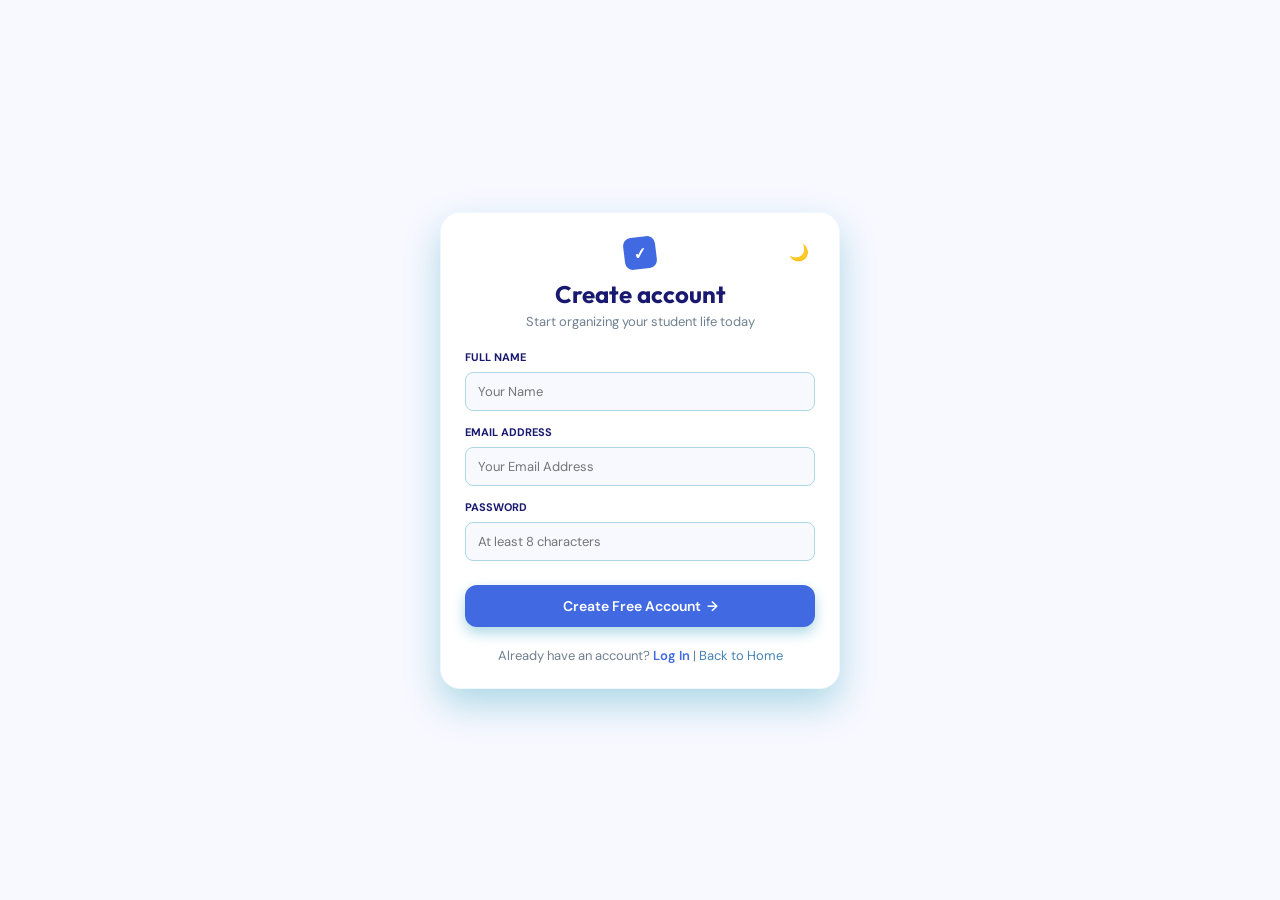
<file: signup.html>
<!DOCTYPE html>
<html lang="en">
<head>
  <meta charset="UTF-8" />
  <meta name="viewport" content="width=device-width, initial-scale=1.0" />
  <title>Sign Up — StudyFlow</title>
  <link rel="preconnect" href="https://fonts.googleapis.com" />
  <link rel="preconnect" href="https://fonts.gstatic.com" crossorigin />
  <link href="https://fonts.googleapis.com/css2?family=DM+Sans:wght@400;500;600;700&family=Outfit:wght@500;600;700;800&display=swap" rel="stylesheet" />
  <link rel="stylesheet" href="styles.css" />
</head>
<body>
  <div class="load" id="loader-overlay"><div class="load-brand"><span class="brand-mark">✓</span><span>Studyflow</span></div><div class="load-spinner"></div></div>
  <div class="toast-container" id="toast-container"></div>

  <div class="auth-wrapper">
    <div class="auth-card">
      <div class="auth-header" style="position: relative;">
        <button class="theme-toggle-btn" onclick="toggleTheme()" title="Toggle Dark Mode" aria-label="Toggle Dark Mode" style="position: absolute; right: 0; top: 0;">🌙</button>
        <a class="brand-mark" href="index.html" style="text-decoration:none;">✓</a>
        <h2>Create account</h2>
        <p>Start organizing your student life today</p>
      </div>
      <form class="auth-form" id="signup-form" novalidate>
        <div class="form-group">
          <label for="signup-name">Full Name</label>
          <input type="text" class="form-input" id="signup-name" placeholder="Your Name" autocomplete="name" required />
        </div>
        <div class="form-group">
          <label for="signup-email">Email Address</label>
          <input type="email" class="form-input" id="signup-email" placeholder="Your Email Address" autocomplete="email" required />
        </div>
        <div class="form-group">
          <label for="signup-password">Password</label>
          <input type="password" class="form-input" id="signup-password" placeholder="At least 8 characters" autocomplete="new-password" required />
        </div>
        <div class="auth-feedback" id="signup-feedback" role="alert" aria-live="polite" hidden></div>
        <button type="submit" class="button button-primary" style="width: 100%; margin-top: 10px;">Create Free Account <span>→</span></button>
      </form>
      <div style="text-align: center; margin-top: 20px; font-size: 13px; color: var(--muted);">
        Already have an account? <a href="login.html" style="color: var(--blue); font-weight: 600; text-decoration: none;">Log In</a> | <a href="index.html" style="color: steelblue; text-decoration: none;">Back to Home</a>
      </div>
    </div>
  </div>

  <script src="script.js"></script>
</body>
</html>
</file>
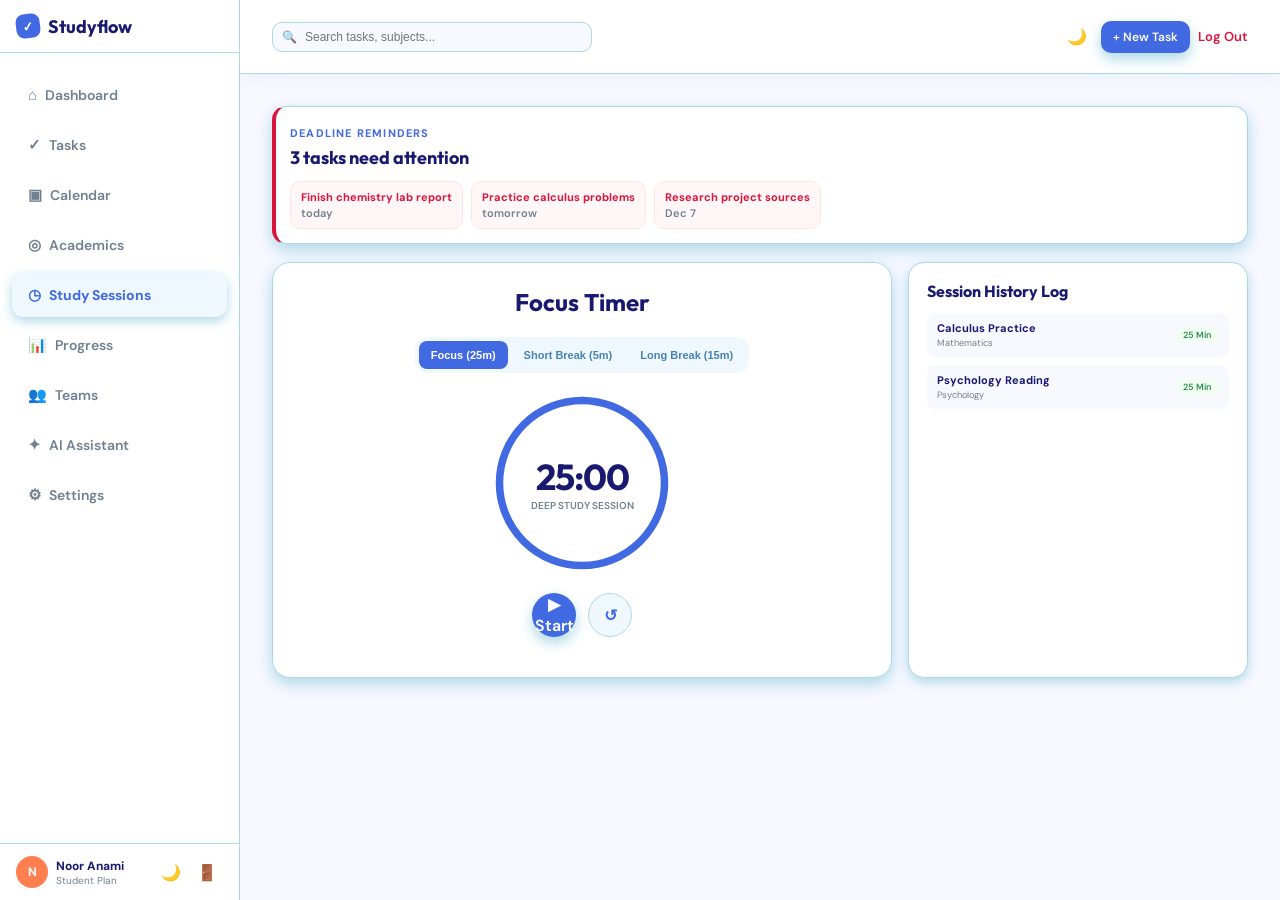
<file: study.html>
<!DOCTYPE html>
<html lang="en">
<head>
  <meta charset="UTF-8" />
  <meta name="viewport" content="width=device-width, initial-scale=1.0" />
  <title>Study Sessions — StudyFlow</title>
  <link rel="preconnect" href="https://fonts.googleapis.com" />
  <link rel="preconnect" href="https://fonts.gstatic.com" crossorigin />
  <link href="https://fonts.googleapis.com/css2?family=DM+Sans:wght@400;500;600;700&family=Outfit:wght@500;600;700;800&display=swap" rel="stylesheet" />
  <link rel="stylesheet" href="styles.css" />
</head>
<body>
  <div class="load" id="loader-overlay"><div class="load-brand"><span class="brand-mark">✓</span><span>Studyflow</span></div><div class="load-spinner"></div></div>
  <div class="toast-container" id="toast-container"></div>

  <div class="app-shell">
    <aside class="sidebar-rail">
      <a class="sidebar-brand" href="index.html">
        <div class="brand-mark">✓</div>
        <span>Studyflow</span>
      </a>
      <nav class="sidebar-nav">
        <a class="sidebar-link" href="dashboard.html"><span class="rail-icon">⌂</span><span>Dashboard</span></a>
        <a class="sidebar-link" href="tasks.html"><span class="rail-icon">✓</span><span>Tasks</span></a>
        <a class="sidebar-link" href="calendar.html"><span class="rail-icon">▣</span><span>Calendar</span></a>
        <a class="sidebar-link" href="academics.html"><span class="rail-icon">◎</span><span>Academics</span></a>
        <a class="sidebar-link active" href="study.html"><span class="rail-icon">◷</span><span>Study Sessions</span></a>
        <a class="sidebar-link" href="progress.html"><span class="rail-icon">📊</span><span>Progress</span></a>
        <a class="sidebar-link" href="team.html"><span class="rail-icon">👥</span><span>Teams</span></a>
        <a class="sidebar-link" href="ai.html"><span class="rail-icon">✦</span><span>AI Assistant</span></a>
        <a class="sidebar-link" href="settings.html"><span class="rail-icon">⚙</span><span>Settings</span></a>
      </nav>
      <div class="sidebar-user">
        <a class="user-avatar-btn" href="settings.html" style="flex:1;">
          <div class="user-avatar user-avatar-display">N</div>
          <div class="user-info">
            <strong class="user-name-display">Noor Anami</strong>
            <small>Student Plan</small>
          </div>
        </a>
        <div class="sidebar-user-actions">
          <button class="theme-toggle-btn" onclick="toggleTheme()" title="Toggle Dark Mode" aria-label="Toggle Dark Mode">🌙</button>
          <button onclick="handleLogout(event)" title="Log Out" style="border:0; background:transparent; cursor:pointer; font-size: 16px; color: crimson; padding: 6px;">🚪</button>
        </div>
      </div>
    </aside>

    <div class="app-main">
      <header class="app-header">
        <div class="app-header-inner">
          <div class="search-bar-wrap">
            <span class="search-icon">🔍</span>
            <input type="text" class="search-input" id="task-search-input" placeholder="Search tasks, subjects..." />
          </div>
          <div class="header-actions">
            <button class="theme-toggle-btn" onclick="toggleTheme()" title="Toggle Dark Mode" aria-label="Toggle Dark Mode">🌙</button>
            <button class="button button-primary button-small" onclick="openTaskModal()">+ New Task</button>
            <a class="logout-link" href="#" onclick="handleLogout(event)" style="font-size: 13px; font-weight: 600; cursor: pointer;">Log Out</a>
          </div>
        </div>
      </header>

      <main class="app-content">
        <div class="study-layout">
          <div class="pomodoro-card">
            <h2 style="font: 700 24px Outfit, sans-serif; margin: 0 0 20px; color: var(--ink);">Focus Timer</h2>
            <div class="timer-mode-selector">
              <button class="mode-btn active" data-mode="focus" onclick="selectTimerMode('focus')">Focus (25m)</button>
              <button class="mode-btn" data-mode="short" onclick="selectTimerMode('short')">Short Break (5m)</button>
              <button class="mode-btn" data-mode="long" onclick="selectTimerMode('long')">Long Break (15m)</button>
            </div>

            <div class="timer-circle-container">
              <svg class="timer-svg" viewBox="0 0 240 240">
                <circle class="timer-bg-path" cx="120" cy="120" r="110"></circle>
                <circle class="timer-progress-path" id="timer-progress-circle" cx="120" cy="120" r="110"></circle>
              </svg>
              <div class="timer-display">
                <div class="timer-time" id="timer-display-time">25:00</div>
                <div class="timer-label">Deep Study Session</div>
              </div>
            </div>

            <div class="timer-controls">
              <button class="button button-primary timer-btn" id="timer-start-btn" onclick="toggleTimer()">▶ Start</button>
              <button class="button button-secondary timer-btn" onclick="resetTimer()">↺</button>
            </div>
          </div>

          <div class="history-card">
            <h3>Session History Log</h3>
            <div class="history-list">
              <div class="history-item">
                <div><strong>Calculus Practice</strong><br /><small style="color:var(--muted);">Mathematics</small></div>
                <span class="priority low">25 min</span>
              </div>
              <div class="history-item">
                <div><strong>Psychology Reading</strong><br /><small style="color:var(--muted);">Psychology</small></div>
                <span class="priority low">25 min</span>
              </div>
            </div>
          </div>
        </div>
      </main>
    </div>
  </div>

  <!-- MODAL: TASK CREATION & EDITING -->
  <div class="modal-overlay" id="task-modal">
    <div class="modal-card">
      <div class="modal-header">
        <h3 id="modal-heading">Create New Task</h3>
        <button class="close-btn" onclick="closeTaskModal()">✕</button>
      </div>
      <form id="task-form">
        <input type="hidden" id="modal-task-id" />
        <div class="form-group" style="margin-bottom: 14px;">
          <label>Task Title</label>
          <input type="text" class="form-input" id="modal-task-title" placeholder="e.g. Finish chemistry lab report" required />
        </div>
        <div class="form-group" style="margin-bottom: 14px;">
          <label>Subject / Category</label>
          <select class="form-input" id="modal-task-subject">
            <option value="Chemistry">Chemistry</option>
            <option value="Psychology">Psychology</option>
            <option value="Mathematics">Mathematics</option>
            <option value="History">History</option>
            <option value="Computer Science">Computer Science</option>
          </select>
        </div>
        <div style="display: grid; grid-template-columns: 1fr 1fr; gap: 14px; margin-bottom: 14px;">
          <div class="form-group">
            <label>Due Date</label>
            <input type="date" class="form-input" id="modal-task-date" required />
          </div>
          <div class="form-group">
            <label>Priority</label>
            <select class="form-input" id="modal-task-priority">
              <option value="high">High</option>
              <option value="medium" selected>Medium</option>
              <option value="low">Low</option>
            </select>
          </div>
        </div>
        <div class="form-group" style="margin-bottom: 20px;">
          <label>Notes / Description</label>
          <textarea class="form-input" id="modal-task-notes" placeholder="Add study notes or sub-tasks..." rows="3"></textarea>
        </div>
        <div style="display: flex; justify-content: flex-end; gap: 12px;">
          <button type="button" class="button button-secondary button-small" onclick="closeTaskModal()">Cancel</button>
          <button type="submit" class="button button-primary button-small">Save Task <span>→</span></button>
        </div>
      </form>
    </div>
  </div>

  <script src="script.js"></script>
</body>
</html>
</file>
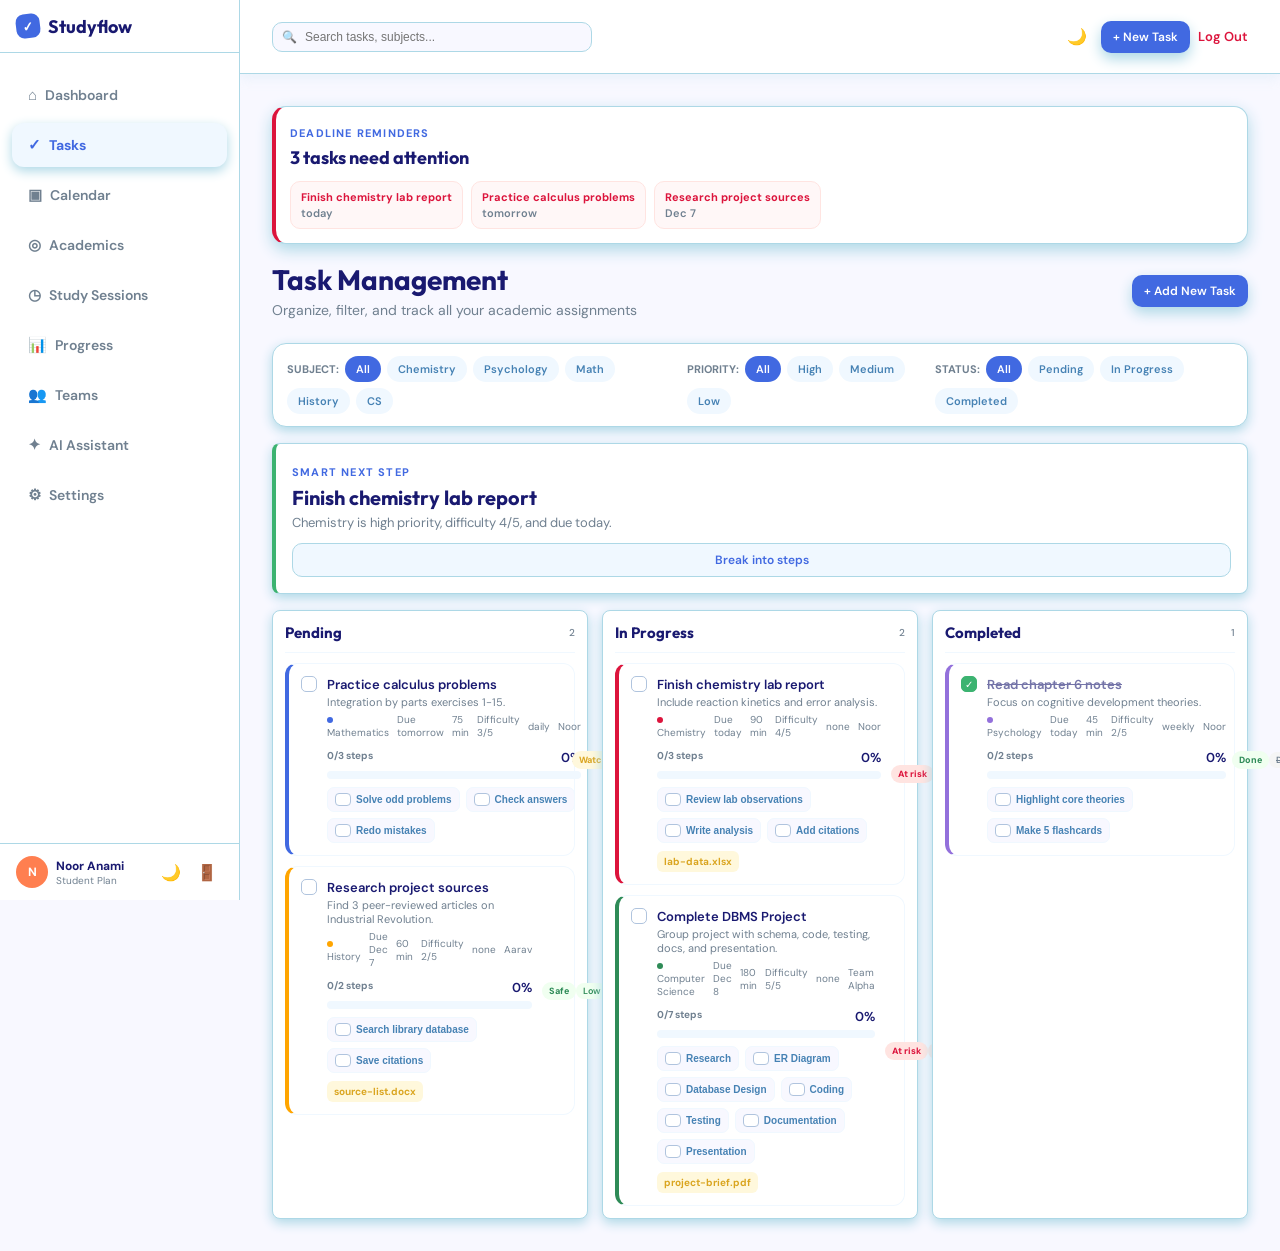
<file: tasks.html>
<!DOCTYPE html>
<html lang="en">
<head>
  <meta charset="UTF-8" />
  <meta name="viewport" content="width=device-width, initial-scale=1.0" />
  <title>Tasks — StudyFlow</title>
  <link rel="preconnect" href="https://fonts.googleapis.com" />
  <link rel="preconnect" href="https://fonts.gstatic.com" crossorigin />
  <link href="https://fonts.googleapis.com/css2?family=DM+Sans:wght@400;500;600;700&family=Outfit:wght@500;600;700;800&display=swap" rel="stylesheet" />
  <link rel="stylesheet" href="styles.css" />
</head>
<body>
  <div class="load" id="loader-overlay"><div class="load-brand"><span class="brand-mark">✓</span><span>Studyflow</span></div><div class="load-spinner"></div></div>
  <div class="toast-container" id="toast-container"></div>
  <div class="app-shell">
    <aside class="sidebar-rail">
      <a class="sidebar-brand" href="index.html">
        <div class="brand-mark">✓</div>
        <span>Studyflow</span>
      </a>
      <nav class="sidebar-nav">
        <a class="sidebar-link" href="dashboard.html"><span class="rail-icon">⌂</span><span>Dashboard</span></a>
        <a class="sidebar-link active" href="tasks.html"><span class="rail-icon">✓</span><span>Tasks</span></a>
        <a class="sidebar-link" href="calendar.html"><span class="rail-icon">▣</span><span>Calendar</span></a>
        <a class="sidebar-link" href="academics.html"><span class="rail-icon">◎</span><span>Academics</span></a>
        <a class="sidebar-link" href="study.html"><span class="rail-icon">◷</span><span>Study Sessions</span></a>
        <a class="sidebar-link" href="progress.html"><span class="rail-icon">📊</span><span>Progress</span></a>
        <a class="sidebar-link" href="team.html"><span class="rail-icon">👥</span><span>Teams</span></a>
        <a class="sidebar-link" href="ai.html"><span class="rail-icon">✦</span><span>AI Assistant</span></a>
        <a class="sidebar-link" href="settings.html"><span class="rail-icon">⚙</span><span>Settings</span></a>
      </nav>
      <div class="sidebar-user">
        <a class="user-avatar-btn" href="settings.html" style="flex:1;">
          <div class="user-avatar user-avatar-display">N</div>
          <div class="user-info">
            <strong class="user-name-display">Noor Anami</strong>
            <small>Student Plan</small>
          </div>
        </a>
        <div class="sidebar-user-actions">
          <button class="theme-toggle-btn" onclick="toggleTheme()" title="Toggle Dark Mode" aria-label="Toggle Dark Mode">🌙</button>
          <button onclick="handleLogout(event)" title="Log Out" style="border:0; background:transparent; cursor:pointer; font-size: 16px; color: crimson; padding: 6px;">🚪</button>
        </div>
      </div>
    </aside>

    <div class="app-main">
      <header class="app-header">
        <div class="app-header-inner">
          <div class="search-bar-wrap">
            <span class="search-icon">🔍</span>
            <input type="text" class="search-input" id="task-search-input" placeholder="Search tasks, subjects..." />
          </div>
          <div class="header-actions">
            <button class="theme-toggle-btn" onclick="toggleTheme()" title="Toggle Dark Mode" aria-label="Toggle Dark Mode">🌙</button>
            <button class="button button-primary button-small" onclick="openTaskModal()">+ New Task</button>
            <a class="logout-link" href="#" onclick="handleLogout(event)" style="font-size: 13px; font-weight: 600; cursor: pointer;">Log Out</a>
          </div>
        </div>
      </header>

      <main class="app-content">
        <div class="page-title-row" style="margin-bottom: 24px;">
          <div>
            <h2 style="font: 700 28px Outfit, sans-serif; margin: 0 0 4px; color: var(--ink);">Task Management</h2>
            <p style="color: var(--muted); margin: 0; font-size: 14px;">Organize, filter, and track all your academic assignments</p>
          </div>
          <button class="button button-primary button-small" onclick="openTaskModal()">+ Add New Task</button>
        </div>

        <div class="task-toolbar">
          <div class="filter-group">
            <span class="filter-label">Subject:</span>
            <span class="filter-chip active" data-filter-type="subject" data-filter-val="all">All</span>
            <span class="filter-chip" data-filter-type="subject" data-filter-val="Chemistry">Chemistry</span>
            <span class="filter-chip" data-filter-type="subject" data-filter-val="Psychology">Psychology</span>
            <span class="filter-chip" data-filter-type="subject" data-filter-val="Mathematics">Math</span>
            <span class="filter-chip" data-filter-type="subject" data-filter-val="History">History</span>
            <span class="filter-chip" data-filter-type="subject" data-filter-val="Computer Science">CS</span>
          </div>
          <div class="filter-group">
            <span class="filter-label">Priority:</span>
            <span class="filter-chip active" data-filter-type="priority" data-filter-val="all">All</span>
            <span class="filter-chip" data-filter-type="priority" data-filter-val="high">High</span>
            <span class="filter-chip" data-filter-type="priority" data-filter-val="medium">Medium</span>
            <span class="filter-chip" data-filter-type="priority" data-filter-val="low">Low</span>
          </div>
          <div class="filter-group">
            <span class="filter-label">Status:</span>
            <span class="filter-chip active" data-filter-type="status" data-filter-val="all">All</span>
            <span class="filter-chip" data-filter-type="status" data-filter-val="pending">Pending</span>
            <span class="filter-chip" data-filter-type="status" data-filter-val="in-progress">In Progress</span>
            <span class="filter-chip" data-filter-type="status" data-filter-val="completed">Completed</span>
          </div>
        </div>

        <div id="tasks-container"></div>
      </main>
    </div>
  </div>

  <!-- MODAL: TASK CREATION & EDITING -->
  <div class="modal-overlay" id="task-modal">
    <div class="modal-card">
      <div class="modal-header">
        <h3 id="modal-heading">Create New Task</h3>
        <button class="close-btn" onclick="closeTaskModal()">✕</button>
      </div>
      <form id="task-form">
        <input type="hidden" id="modal-task-id" />
        <div class="form-group" style="margin-bottom: 14px;">
          <label>Task Title</label>
          <input type="text" class="form-input" id="modal-task-title" placeholder="e.g. Finish chemistry lab report" required />
        </div>
        <div class="form-group" style="margin-bottom: 14px;">
          <label>Subject / Category</label>
          <select class="form-input" id="modal-task-subject">
            <option value="Chemistry">Chemistry</option>
            <option value="Psychology">Psychology</option>
            <option value="Mathematics">Mathematics</option>
            <option value="History">History</option>
            <option value="Computer Science">Computer Science</option>
          </select>
        </div>
        <div style="display: grid; grid-template-columns: 1fr 1fr; gap: 14px; margin-bottom: 14px;">
          <div class="form-group">
            <label>Due Date</label>
            <input type="date" class="form-input" id="modal-task-date" required />
          </div>
          <div class="form-group">
            <label>Priority</label>
            <select class="form-input" id="modal-task-priority">
              <option value="high">High</option>
              <option value="medium" selected>Medium</option>
              <option value="low">Low</option>
            </select>
          </div>
        </div>
        <div style="display: grid; grid-template-columns: 1fr 1fr 1fr; gap: 14px; margin-bottom: 14px;">
          <div class="form-group">
            <label>Status</label>
            <select class="form-input" id="modal-task-status">
              <option value="pending">Pending</option>
              <option value="in-progress">In Progress</option>
              <option value="completed">Completed</option>
            </select>
          </div>
          <div class="form-group">
            <label>Difficulty</label>
            <select class="form-input" id="modal-task-difficulty">
              <option value="1">1 - Easy</option>
              <option value="2">2</option>
              <option value="3" selected>3 - Normal</option>
              <option value="4">4</option>
              <option value="5">5 - Hard</option>
            </select>
          </div>
          <div class="form-group">
            <label>Estimate</label>
            <input type="number" class="form-input" id="modal-task-estimate" min="10" step="5" value="60" />
          </div>
        </div>
        <div style="display: grid; grid-template-columns: 1fr 1fr; gap: 14px; margin-bottom: 14px;">
          <div class="form-group">
            <label>Repeat</label>
            <select class="form-input" id="modal-task-recurrence">
              <option value="none">None</option>
              <option value="daily">Daily</option>
              <option value="weekly">Weekly</option>
              <option value="monthly">Monthly</option>
            </select>
          </div>
          <div class="form-group">
            <label>Assignee</label>
            <input type="text" class="form-input" id="modal-task-assignee" placeholder="Noor" />
          </div>
        </div>
        <div class="form-group" style="margin-bottom: 14px;">
          <label>Files</label>
          <input type="text" class="form-input" id="modal-task-files" placeholder="assignment.pdf, notes.docx" />
        </div>
        <div class="form-group" style="margin-bottom: 20px;">
          <label>Notes / Description</label>
          <textarea class="form-input" id="modal-task-notes" placeholder="Add study notes or sub-tasks..." rows="3"></textarea>
        </div>
        <div style="display: flex; justify-content: flex-end; gap: 12px;">
          <button type="button" class="button button-secondary button-small" onclick="closeTaskModal()">Cancel</button>
          <button type="submit" class="button button-primary button-small">Save Task <span>→</span></button>
        </div>
      </form>
    </div>
  </div>

  <script src="script.js"></script>
</body>
</html>
</file>
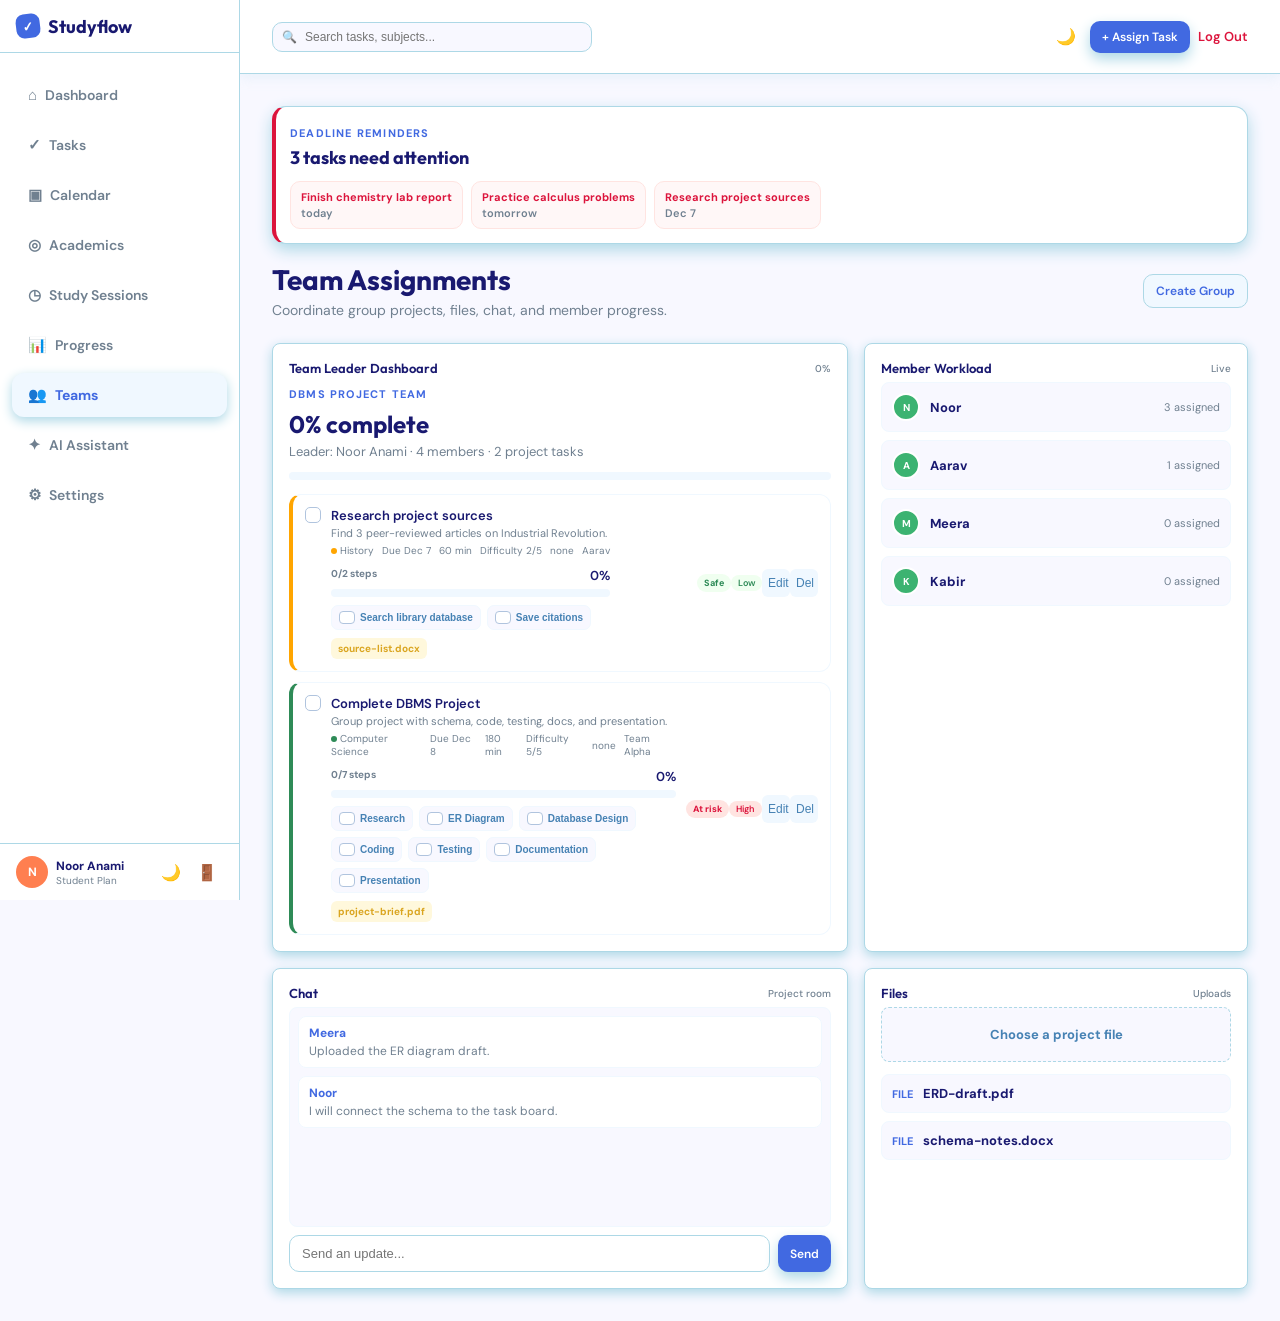
<file: team.html>
<!DOCTYPE html>
<html lang="en">
<head>
  <meta charset="UTF-8" />
  <meta name="viewport" content="width=device-width, initial-scale=1.0" />
  <title>Teams — StudyFlow</title>
  <link rel="preconnect" href="https://fonts.googleapis.com" />
  <link rel="preconnect" href="https://fonts.gstatic.com" crossorigin />
  <link href="https://fonts.googleapis.com/css2?family=DM+Sans:wght@400;500;600;700&family=Outfit:wght@500;600;700;800&display=swap" rel="stylesheet" />
  <link rel="stylesheet" href="styles.css" />
</head>
<body>
  <div class="load" id="loader-overlay"><div class="load-brand"><span class="brand-mark">✓</span><span>Studyflow</span></div><div class="load-spinner"></div></div>
  <div class="toast-container" id="toast-container"></div>

  <div class="app-shell">
    <aside class="sidebar-rail">
      <a class="sidebar-brand" href="index.html">
        <div class="brand-mark">✓</div>
        <span>Studyflow</span>
      </a>
      <nav class="sidebar-nav">
        <a class="sidebar-link" href="dashboard.html"><span class="rail-icon">⌂</span><span>Dashboard</span></a>
        <a class="sidebar-link" href="tasks.html"><span class="rail-icon">✓</span><span>Tasks</span></a>
        <a class="sidebar-link" href="calendar.html"><span class="rail-icon">▣</span><span>Calendar</span></a>
        <a class="sidebar-link" href="academics.html"><span class="rail-icon">◎</span><span>Academics</span></a>
        <a class="sidebar-link" href="study.html"><span class="rail-icon">◷</span><span>Study Sessions</span></a>
        <a class="sidebar-link" href="progress.html"><span class="rail-icon">📊</span><span>Progress</span></a>
        <a class="sidebar-link active" href="team.html"><span class="rail-icon">👥</span><span>Teams</span></a>
        <a class="sidebar-link" href="ai.html"><span class="rail-icon">✦</span><span>AI Assistant</span></a>
        <a class="sidebar-link" href="settings.html"><span class="rail-icon">⚙</span><span>Settings</span></a>
      </nav>
      <div class="sidebar-user">
        <a class="user-avatar-btn" href="settings.html" style="flex:1;">
          <div class="user-avatar user-avatar-display">N</div>
          <div class="user-info">
            <strong class="user-name-display">Noor Anami</strong>
            <small>Student Plan</small>
          </div>
        </a>
        <div class="sidebar-user-actions">
          <button class="theme-toggle-btn" onclick="toggleTheme()" title="Toggle Dark Mode" aria-label="Toggle Dark Mode">🌙</button>
          <button onclick="handleLogout(event)" title="Log Out" style="border:0; background:transparent; cursor:pointer; font-size: 16px; color: crimson; padding: 6px;">🚪</button>
        </div>
      </div>
    </aside>

    <div class="app-main">
      <header class="app-header">
        <div class="app-header-inner">
          <div class="search-bar-wrap">
            <span class="search-icon">🔍</span>
            <input type="text" class="search-input" id="task-search-input" placeholder="Search tasks, subjects..." />
          </div>
          <div class="header-actions">
            <button class="theme-toggle-btn" onclick="toggleTheme()" title="Toggle Dark Mode" aria-label="Toggle Dark Mode">🌙</button>
            <a class="button button-primary button-small" href="tasks.html">+ Assign Task</a>
            <a class="logout-link" href="#" onclick="handleLogout(event)" style="font-size: 13px; font-weight: 600; cursor: pointer;">Log Out</a>
          </div>
        </div>
      </header>

      <main class="app-content">
        <div class="page-title-row" style="margin-bottom: 24px;">
          <div>
            <h2 style="font: 700 28px Outfit, sans-serif; margin: 0 0 4px; color: var(--ink);">Team Assignments</h2>
            <p style="color: var(--muted); margin: 0; font-size: 14px;">Coordinate group projects, files, chat, and member progress.</p>
          </div>
          <button class="button button-secondary button-small" onclick="createDemoGroup()">Create Group</button>
        </div>

        <div class="team-layout">
          <section class="team-panel">
            <div class="panel-heading">
              <h3>Team Leader Dashboard</h3>
              <span class="count" id="team-progress-count">0%</span>
            </div>
            <div id="team-summary"></div>
          </section>

          <section class="team-panel">
            <div class="panel-heading">
              <h3>Member Workload</h3>
              <span class="count">Live</span>
            </div>
            <div id="team-members"></div>
          </section>

          <section class="team-panel">
            <div class="panel-heading">
              <h3>Chat</h3>
              <span class="count">Project room</span>
            </div>
            <div class="team-chat" id="team-chat"></div>
            <form class="chat-input-bar" id="team-chat-form">
              <input type="text" class="chat-input" id="team-chat-input" placeholder="Send an update..." required />
              <button class="button button-primary button-small" type="submit">Send</button>
            </form>
          </section>

          <section class="team-panel">
            <div class="panel-heading">
              <h3>Files</h3>
              <span class="count">Uploads</span>
            </div>
            <label class="file-drop">
              <input type="file" id="team-file-input" />
              <span>Choose a project file</span>
            </label>
            <div id="team-files"></div>
          </section>
        </div>
      </main>
    </div>
  </div>

  <script src="script.js"></script>
</body>
</html>
</file>
<file: styles.css>
:root {
  --ink: midnightblue;
  --muted: slategray;
  --blue: royalblue;
  --line: lightblue;
  --bg: ghostwhite;
  --surface: #ffffff;
  --soft: aliceblue;
}

:root[data-theme="dark"] {
  --ink: #eef2ff;
  --muted: #aab4cf;
  --line: #334155;
  --bg: #0f172a;
  --surface: #111c31;
  --soft: #1e293b;
}

/* ==========================================================================
   1. BASE MOBILE-FIRST STYLES (Applies to 0px and up)
   ========================================================================== */
* { box-sizing: border-box; }
html { scroll-behavior: smooth; }
body { margin: 0; background: var(--bg); color: var(--ink); font-family: "DM Sans", sans-serif; overflow-x: hidden; }

/* Full-Screen Page Loader Overlay */
.load {
  position: fixed;
  inset: 0;
  display: flex;
  flex-direction: column;
  align-items: center;
  justify-content: center;
  background: #ffffff;
  z-index: 9999;
  transition: opacity 0.4s ease, visibility 0.4s ease;
  pointer-events: none;
}
.load.hidden {
  opacity: 0;
  visibility: hidden;
}
.load-brand {
  display: flex;
  align-items: center;
  gap: 12px;
  font: 700 26px Outfit, sans-serif;
  color: var(--ink);
  letter-spacing: -1px;
}
.load-spinner {
  width: 40px;
  height: 40px;
  border: 4px solid aliceblue;
  border-top: 4px solid var(--blue);
  border-radius: 50%;
  animation: spin 0.8s linear infinite;
  margin-top: 16px;
}
@keyframes spin {
  0% { transform: rotate(0deg); }
  100% { transform: rotate(360deg); }
}

/* Container & Helpers */
.container { width: min(100% - 24px, 1160px); margin: auto; }
.hidden { display: none !important; }

/* Layout Flex & Grid Helpers */
.brand, .nav-actions, .hero-buttons, .play-button, .student-proof, 
.task-row, .mini-task, .contact-detail, .footer, 
.logo-strip, .logo-strip div, .about-points, .app-header, .sidebar-link,
.user-menu-btn, .modal-header, .filter-chip, .calendar-day-header { display: flex; align-items: center; }

.brand-mark, .play-icon, .avatar, .side-logo span, .side-user, 
.checkbox, .progress-ring, .progress-ring > div, .floating-card > span, 
.feature-icon, .student-circle, .contact-detail > span, .rail-icon, .stat-icon { display: grid; place-items: center; }

.navbar, .dashboard-top, .panel-heading, .section-heading, .footer, .app-header-inner, .page-title-row { display: flex; justify-content: space-between; align-items: center; }

/* Glow & Orbit Visual Backgrounds */
.page-glow, .orbit { position: absolute; border-radius: 50%; z-index: -1; }
.glow-one { width: 280px; height: 280px; background: aliceblue; top: 20px; right: -80px; }
.glow-two { width: 200px; height: 200px; background: honeydew; top: 450px; left: -80px; }
.orbit { border: 1px dashed var(--line); }
.orbit-one { width: 320px; height: 320px; right: -20px; top: -10px; }
.orbit-two { width: 240px; height: 240px; right: 20px; top: 30px; }

/* Public Landing Site Header & Navbar */
.site-header { position: sticky; top: 8px; width: 100%; z-index: 50; padding: 0 12px; }
.navbar { height: 56px; padding: 0 14px; position: relative; border: 1px solid var(--line); border-radius: 16px; background: var(--surface); box-shadow: 0 8px 20px var(--line); justify-content: space-between; }
.brand { gap: 8px; font: 700 18px Outfit, sans-serif; color: var(--ink); text-decoration: none; letter-spacing: -0.5px; }
.brand-mark { width: 24px; height: 24px; border-radius: 8px; background: var(--blue); color: #fff; font-size: 13px; transform: rotate(-7deg); font-weight: bold; }

.nav-links { display: none; flex-direction: column; gap: 12px; position: absolute; top: 64px; left: 0; right: 0; background: #fff; padding: 18px; border-radius: 16px; box-shadow: 0 12px 30px var(--line); border: 1px solid aliceblue; z-index: 100; }
.nav-links.open { display: flex; }
.nav-links a, .footer a { color: steelblue; text-decoration: none; font: 600 14px "DM Sans"; }
.nav-links a:hover, .footer a:hover { color: var(--blue); }

.nav-actions { gap: 10px; }
.login-button, .logout-link { font: 600 13px "DM Sans"; color: steelblue; text-decoration: none; cursor: pointer; }
.logout-link { color: crimson; }
.button { border: 0; border-radius: 12px; padding: 12px 18px; background: var(--blue); color: #fff; font: 600 14px "DM Sans"; cursor: pointer; box-shadow: 0 6px 14px var(--line); transition: transform .2s, background-color .2s; text-decoration: none; display: inline-flex; align-items: center; justify-content: center; gap: 6px; }
.button:hover { transform: translateY(-2px); background: #3b5bdb; }
.button-secondary { background: aliceblue; color: var(--blue); box-shadow: none; border: 1px solid var(--line); }
.button-secondary:hover { background: #e0f2fe; }
.button-small { padding: 8px 12px; font-size: 12px; border-radius: 10px; }
.menu-button { display: block; border: 0; background: none; font-size: 22px; cursor: pointer; color: var(--ink); padding: 4px; }

/* Hero Section (Mobile Default: Stacked) */
.hero { display: flex; flex-direction: column; padding: 40px 0 50px; gap: 32px; }
.eyebrow { display: inline-flex; align-items: center; gap: 6px; text-transform: uppercase; letter-spacing: 1.2px; color: var(--blue); font: 700 11px "DM Sans"; }
.sparkle { font-size: 14px; }
.hero h1, .section h2 { font: 700 clamp(32px, 8vw, 54px)/1.08 Outfit, sans-serif; letter-spacing: -1.5px; margin: 12px 0 16px; }
.hero h1 em, .section h2 em { font-style: normal; color: var(--blue); }
.hero-copy > p { color: var(--muted); font-size: 15px; line-height: 1.6; margin: 0; }
.hero-buttons { display: flex; flex-wrap: wrap; gap: 12px; margin: 24px 0; }
.play-button { border: 0; background: transparent; font: 600 13px "DM Sans"; color: steelblue; gap: 8px; cursor: pointer; text-decoration: none; }
.play-icon { border: 1px solid var(--line); border-radius: 50%; width: 30px; height: 30px; color: var(--blue); font-size: 10px; }
.student-proof { gap: 10px; margin-top: 20px; font-size: 12px; color: var(--muted); }
.student-proof strong { color: var(--ink); }
.avatar-stack { display: flex; }
.avatar { width: 28px; height: 28px; border-radius: 50%; border: 2px solid #fff; color: #fff; font: bold 10px "DM Sans"; margin-left: -6px; }
.avatar:first-child { margin: 0; }
.a1 { background: coral; } .a2 { background: var(--blue); } .a3 { background: mediumseagreen; } .a4 { background: hotpink; }

/* Dashboard Mockup Container (Mobile Responsive Fit) */
.hero-visual { position: relative; width: 100%; min-height: 380px; overflow: hidden; }
.dashboard-card { width: 100%; border-radius: 16px; background: #fff; box-shadow: 0 16px 36px var(--line); display: flex; overflow: hidden; border: 1px solid aliceblue; flex-direction: column; }
.dashboard-side { width: 100%; background: aliceblue; display: flex; flex-row: row; align-items: center; justify-content: space-between; padding: 12px 16px; border-bottom: 1px solid var(--line); border-right: 0; }
.side-logo span { width: 24px; height: 24px; background: var(--blue); border-radius: 6px; color: #fff; font-size: 12px; font-weight: bold; }
.side-icons { display: flex; flex-direction: row; gap: 16px; }
.side-icons i { font-style: normal; color: lightsteelblue; font-size: 16px; }
.side-icons .active { color: var(--blue); }
.side-user { background: coral; color: #fff; font-size: 10px; font-weight: bold; width: 24px; height: 24px; border-radius: 50%; }
.dashboard-main { padding: 16px; width: 100%; }
.dash-date, .count { font-size: 10px; color: var(--muted); font-weight: 500; }
.dashboard-top h2 { font: 600 16px Outfit, sans-serif; margin: 2px 0; color: var(--ink); }
.add-task-btn, .add-task { border: 0; border-radius: 8px; background: var(--blue); color: #fff; font: 600 11px "DM Sans"; padding: 6px 10px; cursor: pointer; text-decoration: none; display: inline-block; }
.dash-content { display: flex; flex-direction: column; gap: 14px; margin-top: 14px; }
.panel-heading h3, .summary-panel h3 { font: 600 13px Outfit, sans-serif; margin: 0; }
.panel-heading { margin-bottom: 6px; }

/* Task Rows & Priority Pills */
.task-row { gap: 8px; padding: 8px 10px; border-radius: 8px; border-bottom: 1px solid aliceblue; }
.task-row strong { font-size: 11px; display: block; font-weight: 600; color: var(--ink); }
.task-row small { font-size: 9px; color: var(--muted); display: flex; align-items: center; gap: 3px; margin-top: 2px; }
.checkbox { width: 16px; height: 16px; border: 1.5px solid lightsteelblue; border-radius: 5px; color: #fff; font-size: 10px; flex: none; cursor: pointer; }
.checkbox.checked { background: mediumseagreen; border-color: mediumseagreen; }
.dot { display: inline-block; width: 6px; height: 6px; border-radius: 50%; }
.red { background: crimson; } .purple { background: mediumpurple; } .blue { background: royalblue; } .orange { background: orange; } .green { background: seagreen; }

.priority { font-size: 9px; font-weight: 600; border-radius: 10px; padding: 2px 7px; margin-left: auto; text-transform: capitalize; }
.high { background: mistyrose; color: crimson; }
.medium { background: cornsilk; color: goldenrod; }
.low { background: honeydew; color: seagreen; }
.done { background: whitesmoke; color: var(--muted); text-decoration: line-through; }

.summary-panel { background: aliceblue; border-radius: 12px; padding: 14px; text-align: center; border: 1px solid var(--line); }
.summary-panel h3 { text-align: left; }
.progress-ring { height: 90px; width: 90px; border-radius: 50%; background: conic-gradient(var(--blue) 0 72%, var(--line) 72%); margin: 12px auto 8px; display: grid; place-items: center; }
.progress-ring > div { height: 72px; width: 72px; border-radius: 50%; background: aliceblue; display: flex; flex-direction: column; align-items: center; justify-content: center; }
.progress-ring strong { font: 700 18px Outfit, sans-serif; color: var(--ink); }
.progress-ring small, .summary-panel > p { font-size: 9px; color: var(--muted); }
.summary-panel > p { line-height: 1.3; margin: 0 0 10px; }
.deadline-card { background: #fff; border-radius: 8px; padding: 8px 10px; display: flex; text-align: left; gap: 8px; box-shadow: 0 4px 10px var(--line); }
.calendar-icon { color: coral; font-size: 15px; }
.deadline-card small { font-size: 8px; color: var(--muted); display: block; font-weight: 700; }
.deadline-card strong { display: block; font-size: 10px; margin: 1px 0; color: var(--ink); }
.deadline-card div span { font-size: 8px; color: var(--muted); }

.floating-card { position: absolute; background: #fff; border-radius: 10px; box-shadow: 0 8px 20px var(--line); display: flex; align-items: center; gap: 8px; padding: 8px 12px; border: 1px solid aliceblue; }
.floating-card > span { width: 26px; height: 26px; border-radius: 8px; background: cornsilk; color: orange; font-size: 14px; }
.floating-card strong { font-size: 11px; color: var(--ink); }
.floating-card small { font-size: 9px; color: var(--muted); }
.streak-float { right: 10px; bottom: 10px; }

/* Sections & Feature Cards */
.logo-strip { border-block: 1px solid var(--line); padding: 16px 0; color: var(--muted); font-size: 11px; flex-direction: column; gap: 12px; text-align: center; }
.logo-strip div { gap: 16px; font: 600 13px Outfit, sans-serif; color: steelblue; flex-wrap: wrap; justify-content: center; }
.section { padding: 48px 0; }
.section-heading { display: flex; flex-direction: column; align-items: flex-start; gap: 12px; margin-bottom: 32px; }
.section-heading h2 { font-size: 32px; margin: 0; }
.section-heading > p { width: 100%; line-height: 1.5; color: var(--muted); font-size: 14px; margin: 0; }

.feature-grid { display: flex; flex-direction: column; gap: 16px; }
.feature-card { border-radius: 16px; padding: 22px; border: 1px solid var(--line); text-decoration: none; color: inherit; display: block; }
.purple-card { background: aliceblue; } .yellow-card { background: cornsilk; } .mint-card { background: honeydew; }
.feature-icon { width: 38px; height: 38px; border-radius: 10px; font: 700 18px Outfit, sans-serif; margin-bottom: 16px; }
.icon-purple { background: var(--line); color: var(--blue); }
.icon-yellow { background: moccasin; color: goldenrod; }
.icon-mint { background: palegreen; color: seagreen; }
.feature-card h3 { font: 600 18px Outfit, sans-serif; margin: 0 0 8px; color: var(--ink); }
.feature-card > p { font-size: 13px; color: var(--muted); line-height: 1.5; margin: 0; }
.mini-task, .mini-calendar, .mini-chat { margin-top: 18px; background: #fff; border-radius: 8px; box-shadow: 0 4px 10px var(--line); padding: 10px; }
.mini-task { gap: 6px; font-size: 10px; font-weight: 600; }
.mini-task b { font-size: 8px; color: crimson; background: mistyrose; padding: 3px 6px; border-radius: 6px; margin-left: auto; }
.mini-calendar { display: flex; gap: 6px; }
.mini-calendar span { flex: 1; background: lemonchiffon; border-radius: 6px; padding: 6px; font-size: 8px; color: goldenrod; text-align: center; font-weight: bold; }
.mini-calendar b { font-size: 7px; color: olive; display: block; margin-top: 2px; }
.mini-chat { font-size: 10px; color: var(--muted); line-height: 1.4; }
.mini-chat strong { display: block; color: seagreen; background: honeydew; margin-top: 6px; border-radius: 6px; padding: 6px; }

/* About & Contact */
.about-section { padding-top: 32px; }
.about-card { background: aliceblue; border-radius: 20px; padding: 24px; display: flex; flex-direction: column; gap: 24px; border: 1px solid var(--line); }
.about-illustration { height: 180px; width: 100%; border-radius: 36px; background: var(--line); position: relative; display: grid; place-items: center; }
.student-circle { height: 80px; width: 80px; background: #fff; border-radius: 50%; font-size: 40px; color: var(--blue); box-shadow: 0 8px 16px var(--line); position: relative; z-index: 2; }
.book-one, .book-two { position: absolute; font-size: 50px; line-height: 1; color: gold; transform: rotate(-22deg); bottom: 14px; left: 14px; }
.book-two { color: mediumaquamarine; transform: rotate(23deg); right: 14px; left: auto; bottom: 14px; }
.about-star { position: absolute; right: 18px; top: 16px; color: var(--blue); font-size: 24px; }
.about-copy h2 { font: 700 28px/1.1 Outfit, sans-serif; margin: 10px 0; }
.about-copy p { color: var(--muted); line-height: 1.5; font-size: 14px; }
.about-points { gap: 8px; margin-top: 16px; flex-wrap: wrap; }
.about-points span { background: #fff; border-radius: 16px; padding: 6px 12px; font-size: 11px; color: seagreen; font-weight: 600; box-shadow: 0 4px 8px var(--line); }

.contact-section { background: aliceblue; border-radius: 20px; padding: 24px; display: flex; flex-direction: column; gap: 24px; margin-bottom: 40px; border: 1px solid var(--line); }
.contact-copy h2 { font: 700 28px/1.1 Outfit, sans-serif; margin: 10px 0; }
.contact-copy h2 em { color: var(--blue); font-style: normal; }
.contact-copy > p { font-size: 14px; line-height: 1.5; color: var(--muted); }
.contact-detail { gap: 10px; margin-top: 14px; }
.contact-detail > span { height: 32px; width: 32px; border-radius: 8px; background: var(--line); color: var(--blue); font-size: 14px; }
.contact-detail small, .contact-detail strong { display: block; }
.contact-detail small { font-size: 10px; color: var(--muted); }
.contact-detail strong { font-size: 12px; color: steelblue; margin-top: 2px; }
.contact-form { background: #fff; padding: 18px; border-radius: 14px; box-shadow: 0 8px 20px var(--line); display: flex; flex-direction: column; gap: 12px; border: 1px solid aliceblue; }
.contact-form label { font-size: 11px; color: steelblue; font-weight: 600; }
.contact-form input, .contact-form textarea, .form-input { display: block; width: 100%; border: 1.5px solid var(--line); border-radius: 8px; padding: 10px 12px; margin-top: 4px; font: 13px "DM Sans", sans-serif; outline: none; background: ghostwhite; color: var(--ink); }
.contact-form input:focus, .contact-form textarea:focus, .form-input:focus { border-color: var(--blue); background: #fff; }
.contact-form textarea { resize: vertical; min-height: 70px; }

/* Footer */
.footer { border-top: 1px solid var(--line); padding: 24px 0; flex-direction: column; gap: 12px; text-align: center; }
.footer .brand { font-size: 18px; justify-content: center; }
.footer p, .footer a { font-size: 11px; color: var(--muted); }
.footer > div { display: flex; gap: 16px; justify-content: center; }

/* Authentication Pages (Mobile Default) */
.auth-wrapper { min-height: 100vh; display: flex; align-items: center; justify-content: center; padding: 20px 14px; background: ghostwhite; }
.auth-card { background: #fff; width: 100%; max-width: 400px; border-radius: 20px; padding: 24px; box-shadow: 0 16px 36px var(--line); border: 1px solid aliceblue; }
.auth-header { text-align: center; margin-bottom: 20px; }
.auth-header .brand-mark { margin: 0 auto 10px; width: 32px; height: 32px; font-size: 16px; }
.auth-header h2 { font: 700 24px Outfit, sans-serif; margin: 0 0 4px; color: var(--ink); }
.auth-header p { color: var(--muted); font-size: 13px; margin: 0; }
.auth-form { display: flex; flex-direction: column; gap: 14px; }
.form-group { display: flex; flex-direction: column; gap: 4px; }
.form-group label { font-size: 11px; font-weight: 700; color: var(--ink); text-transform: uppercase; }
.form-options { display: flex; justify-content: space-between; align-items: center; font-size: 12px; }
.form-options a { color: var(--blue); text-decoration: none; font-weight: 600; }
.auth-feedback { padding: 10px 12px; border: 1px solid #e7a4a4; border-radius: 8px; background: #fff3f3; color: #9d2929; font-size: 12px; line-height: 1.5; }

/* ==========================================================================
   APP SHELL MOBILE LAYOUT & REVEALABLE MOBILE NAVIGATION DRAWER
   ========================================================================== */
.app-shell { display: flex; flex-direction: column; min-height: 100vh; background: ghostwhite; }

/* Mobile Header (App Shell) */
.app-header { height: 60px; background: #ffffff; border-bottom: 1px solid var(--line); padding: 0 14px; position: sticky; top: 0; z-index: 90; box-shadow: 0 4px 12px rgba(173, 216, 230, 0.2); }
.app-header-inner { width: 100%; display: flex; align-items: center; justify-content: space-between; gap: 10px; }
.search-bar-wrap { position: relative; flex: 1; max-width: 220px; }
.search-input { width: 100%; border: 1.5px solid var(--line); border-radius: 10px; padding: 7px 10px 7px 32px; font-size: 12px; background: ghostwhite; outline: none; }
.search-input:focus { border-color: var(--blue); background: #fff; }
.search-icon { position: absolute; left: 10px; top: 50%; transform: translateY(-50%); color: var(--muted); font-size: 12px; pointer-events: none; }
.header-actions { display: flex; align-items: center; gap: 8px; }

/* Mobile Rail Navigation Drawer (Visible on Mobile with Text + Icon Labels) */
.sidebar-rail {
  width: 100%;
  background: var(--surface);
  border-bottom: 1px solid var(--line);
  display: flex;
  flex-direction: column;
  position: static;
  z-index: 100;
}
.sidebar-brand { padding: 14px 16px; display: flex; align-items: center; gap: 8px; border-bottom: 1px solid var(--line); text-decoration: none; }
.sidebar-brand span { font: 700 18px Outfit, sans-serif; color: var(--ink); }

/* Mobile Rail Links: Scrollable Horizontal or Stacked with Full Readable Icons + Text */
.sidebar-nav { padding: 8px 12px; display: flex; flex-direction: row; overflow-x: auto; gap: 6px; scrollbar-width: none; }
.sidebar-nav::-webkit-scrollbar { display: none; }
.sidebar-link { display: inline-flex; align-items: center; gap: 8px; padding: 8px 14px; border-radius: 12px; color: var(--muted); font-weight: 600; font-size: 13px; text-decoration: none; white-space: nowrap; background: var(--soft); border: 1px solid var(--line); flex-none: 0; }
.sidebar-link span { display: inline-block !important; } /* Text is ALWAYS visible! */
.sidebar-link:hover, .sidebar-link.active { background: aliceblue; color: var(--blue); border-color: var(--line); font-weight: 700; }
:root[data-theme="dark"] .sidebar-link:hover, :root[data-theme="dark"] .sidebar-link.active { background: #1e293b; color: #60a5fa; }
.rail-icon { font-size: 15px; }

.sidebar-user { padding: 12px 16px; border-top: 1px solid var(--line); display: flex; align-items: center; justify-content: space-between; margin-top: auto; background: var(--surface); }
.user-avatar-btn { border: 0; background: transparent; cursor: pointer; display: flex; align-items: center; gap: 8px; text-decoration: none; color: inherit; }
.user-avatar { width: 32px; height: 32px; border-radius: 50%; background: coral; color: #fff; font-weight: bold; display: grid; place-items: center; font-size: 12px; }
.user-info strong { display: block; font-size: 12px; color: var(--ink); }
.user-info small { color: var(--muted); font-size: 10px; display: block; }
.sidebar-user-actions { display: flex; align-items: center; gap: 4px; }
.theme-toggle-btn { border: 0; background: transparent; cursor: pointer; font-size: 16px; padding: 6px; border-radius: 8px; transition: background-color 0.2s, transform 0.15s; display: inline-flex; align-items: center; justify-content: center; color: var(--ink); }
.theme-toggle-btn:hover { background: var(--soft); transform: scale(1.1); }

.app-main { margin-left: 0; flex: 1; display: flex; flex-direction: column; min-width: 0; }
.app-content { padding: 16px 12px; flex: 1; width: 100%; margin: 0 auto; }

/* Dashboard Cards (Mobile Default) */
.greeting-card { background: linear-gradient(135deg, aliceblue 0%, #e0f2fe 100%); border-radius: 16px; padding: 20px 16px; border: 1px solid var(--line); margin-bottom: 20px; display: flex; flex-direction: column; align-items: flex-start; gap: 12px; }
.greeting-text h2 { font: 700 22px Outfit, sans-serif; margin: 0 0 4px; color: var(--ink); }
.greeting-text p { color: var(--muted); margin: 0; font-size: 13px; }

.stats-grid { display: grid; grid-template-columns: 1fr; gap: 12px; margin-bottom: 20px; }
.stat-card { background: #fff; border-radius: 14px; padding: 16px; border: 1px solid var(--line); box-shadow: 0 4px 12px var(--line); display: flex; align-items: center; gap: 14px; }
.stat-icon { width: 42px; height: 42px; border-radius: 12px; font-size: 18px; }
.icon-blue-bg { background: aliceblue; color: var(--blue); }
.icon-yellow-bg { background: cornsilk; color: orange; }
.icon-green-bg { background: honeydew; color: seagreen; }
.icon-purple-bg { background: mistyrose; color: crimson; }
.stat-info small { color: var(--muted); font-size: 11px; font-weight: 600; text-transform: uppercase; display: block; }
.stat-info strong { font: 700 20px Outfit, sans-serif; color: var(--ink); margin-top: 1px; display: block; }

/* Task Management Page (Mobile Default) */
.task-toolbar { background: #fff; border-radius: 14px; padding: 12px 14px; border: 1px solid var(--line); box-shadow: 0 4px 12px var(--line); margin-bottom: 16px; display: flex; flex-direction: column; gap: 12px; }
.filter-group { display: flex; align-items: center; gap: 6px; flex-wrap: wrap; }
.filter-label { font-size: 11px; font-weight: 700; color: var(--muted); text-transform: uppercase; }
.filter-chip { padding: 5px 10px; border-radius: 16px; background: aliceblue; color: steelblue; font-weight: 600; font-size: 11px; cursor: pointer; border: 1px solid transparent; }
.filter-chip:hover, .filter-chip.active { background: var(--blue); color: #fff; }

.task-list-container { display: flex; flex-direction: column; gap: 10px; }
.subject-section { background: #fff; border-radius: 14px; padding: 16px; border: 1px solid var(--line); box-shadow: 0 4px 12px var(--line); margin-bottom: 14px; }
.subject-header { display: flex; align-items: center; justify-content: space-between; margin-bottom: 10px; padding-bottom: 8px; border-bottom: 1px solid aliceblue; }
.subject-title { display: flex; align-items: center; gap: 8px; font: 700 16px Outfit, sans-serif; color: var(--ink); }

.task-item-card { background: #fff; border: 1px solid aliceblue; border-radius: 12px; padding: 12px; display: flex; flex-direction: column; gap: 10px; align-items: flex-start; }
.task-left { display: flex; align-items: flex-start; gap: 10px; width: 100%; }
.task-details strong { font-size: 13px; font-weight: 600; color: var(--ink); display: block; }
.task-details p { font-size: 11px; color: var(--muted); margin: 2px 0 0; }
.task-meta { display: flex; align-items: center; gap: 8px; margin-top: 4px; font-size: 10px; color: var(--muted); }
.task-actions { display: flex; align-items: center; justify-content: space-between; width: 100%; margin-top: 4px; border-top: 1px dashed aliceblue; padding-top: 8px; }
.icon-btn { border: 0; background: aliceblue; color: steelblue; width: 28px; height: 28px; border-radius: 6px; cursor: pointer; display: grid; place-items: center; font-size: 12px; }

.empty-state { text-align: center; padding: 40px 16px; background: #fff; border-radius: 16px; border: 1px dashed var(--line); }
.empty-state-icon { font-size: 36px; margin-bottom: 8px; display: block; }
.empty-state h3 { font: 700 18px Outfit, sans-serif; margin: 0 0 6px; color: var(--ink); }
.empty-state p { color: var(--muted); font-size: 13px; margin: 0 0 16px; }

/* Calendar Page (Mobile Default) */
.calendar-card { background: #fff; border-radius: 16px; padding: 16px; border: 1px solid var(--line); box-shadow: 0 6px 16px var(--line); }
.calendar-controls { display: flex; flex-direction: column; gap: 10px; margin-bottom: 16px; align-items: flex-start; }
.calendar-controls h3 { font: 700 18px Outfit, sans-serif; margin: 0; color: var(--ink); }
.view-tabs { display: flex; background: aliceblue; padding: 3px; border-radius: 10px; }
.tab-btn { border: 0; background: transparent; padding: 6px 12px; border-radius: 6px; font-weight: 600; font-size: 11px; color: steelblue; cursor: pointer; }
.tab-btn.active { background: #fff; color: var(--blue); }

.calendar-grid { display: grid; grid-template-columns: repeat(7, 1fr); gap: 4px; }
.calendar-day-header { text-align: center; font-size: 10px; font-weight: 700; color: var(--muted); padding: 4px 0; justify-content: center; }
.calendar-day-cell { min-height: 60px; background: ghostwhite; border-radius: 8px; padding: 4px; border: 1px solid aliceblue; display: flex; flex-direction: column; gap: 2px; }
.calendar-day-cell.today { background: honeydew; border-color: palegreen; }
.day-number { font-size: 10px; font-weight: 700; color: var(--ink); }
.event-chip { font-size: 8px; font-weight: 600; padding: 2px 4px; border-radius: 4px; white-space: nowrap; overflow: hidden; text-overflow: ellipsis; }

/* Smart Task Board */
.smart-recommendation { background: #fff; border: 1px solid var(--line); border-left: 4px solid mediumseagreen; border-radius: 8px; padding: 16px; margin-bottom: 16px; display: flex; flex-direction: column; gap: 12px; box-shadow: 0 4px 12px var(--line); }
.smart-recommendation h3 { font: 700 20px Outfit, sans-serif; margin: 4px 0; color: var(--ink); }
.smart-recommendation p { color: var(--muted); font-size: 13px; margin: 0; }
.kanban-board { display: grid; grid-template-columns: 1fr; gap: 14px; }
.kanban-column { background: #fff; border: 1px solid var(--line); border-radius: 8px; padding: 12px; min-height: 180px; box-shadow: 0 4px 12px var(--line); }
.kanban-heading { display: flex; align-items: center; justify-content: space-between; padding-bottom: 10px; margin-bottom: 10px; border-bottom: 1px solid aliceblue; }
.kanban-heading strong { font: 700 15px Outfit, sans-serif; color: var(--ink); }
.subject-red { border-left: 4px solid crimson; }
.subject-purple { border-left: 4px solid mediumpurple; }
.subject-blue { border-left: 4px solid royalblue; }
.subject-orange { border-left: 4px solid orange; }
.subject-green { border-left: 4px solid seagreen; }
.subtask-list { display: flex; flex-wrap: wrap; gap: 6px; margin-top: 8px; }
.subtask-list span { background: ghostwhite; color: steelblue; border: 1px solid aliceblue; border-radius: 6px; padding: 4px 7px; font-size: 10px; font-weight: 600; }
.mini-empty { border: 1px dashed var(--line); border-radius: 8px; padding: 14px; text-align: center; color: var(--muted); font-size: 12px; background: ghostwhite; }
.task-item-card[draggable="true"] { cursor: grab; }
.task-item-card[draggable="true"]:active { cursor: grabbing; }

/* Weekly Planner */
.calendar-grid:has(.week-day-panel) { grid-template-columns: 1fr; }
.muted-cell { opacity: 0.35; }
.week-day-panel { background: ghostwhite; border: 1px solid aliceblue; border-radius: 8px; padding: 12px; min-height: 110px; display: flex; flex-direction: column; gap: 6px; cursor: pointer; }
.week-day-panel strong { color: var(--ink); font: 700 15px Outfit, sans-serif; }
.week-day-panel span, .week-day-panel small { color: var(--muted); font-size: 11px; }

/* Team Workspace */
.team-layout { display: grid; grid-template-columns: 1fr; gap: 16px; }
.team-panel { background: #fff; border: 1px solid var(--line); border-radius: 8px; padding: 16px; box-shadow: 0 4px 12px var(--line); }
.team-hero h3 { font: 700 24px Outfit, sans-serif; color: var(--ink); margin: 6px 0 4px; }
.team-hero p { color: var(--muted); font-size: 13px; margin: 0 0 12px; }
.team-task-list { display: flex; flex-direction: column; gap: 10px; margin-top: 14px; }
.member-row, .file-row { display: flex; align-items: center; gap: 10px; padding: 10px; border: 1px solid aliceblue; border-radius: 8px; margin-bottom: 8px; background: ghostwhite; }
.member-row .avatar { margin: 0; background: mediumseagreen; }
.member-row strong, .file-row strong { color: var(--ink); font-size: 13px; }
.member-row small { margin-left: auto; color: var(--muted); font-size: 11px; }
.team-chat { height: 220px; overflow-y: auto; display: flex; flex-direction: column; gap: 8px; padding: 8px; background: ghostwhite; border-radius: 8px; border: 1px solid aliceblue; }
.team-message { background: #fff; border: 1px solid aliceblue; border-radius: 8px; padding: 8px 10px; font-size: 12px; }
.team-message strong { display: block; color: var(--blue); margin-bottom: 2px; }
.team-message span { color: var(--muted); }
.file-drop { display: block; border: 1px dashed var(--line); background: ghostwhite; border-radius: 8px; padding: 18px; text-align: center; color: steelblue; font-weight: 700; font-size: 13px; cursor: pointer; margin-bottom: 12px; }
.file-drop input { display: none; }
.file-row span { color: var(--blue); font-size: 11px; font-weight: 700; text-transform: uppercase; }

/* Pomodoro Timer (Mobile Default) */
.study-layout { display: flex; flex-direction: column; gap: 16px; }
.pomodoro-card { background: #fff; border-radius: 18px; padding: 24px 16px; border: 1px solid var(--line); box-shadow: 0 6px 16px var(--line); text-align: center; }
.timer-mode-selector { display: inline-flex; background: aliceblue; padding: 4px; border-radius: 12px; gap: 4px; margin-bottom: 20px; flex-wrap: wrap; justify-content: center; }
.mode-btn { border: 0; background: transparent; padding: 8px 12px; border-radius: 8px; font-weight: 600; font-size: 11px; color: steelblue; cursor: pointer; }
.mode-btn.active { background: var(--blue); color: #fff; }

.timer-circle-container { position: relative; width: 180px; height: 180px; margin: 0 auto 20px; }
.timer-svg { width: 180px; height: 180px; transform: rotate(-90deg); }
.timer-bg-path { fill: none; stroke: aliceblue; stroke-width: 10; }
.timer-progress-path { fill: none; stroke: var(--blue); stroke-width: 10; stroke-linecap: round; stroke-dasharray: 690; stroke-dashoffset: 0; transition: stroke-dashoffset 0.5s ease; }
.timer-display { position: absolute; inset: 0; display: flex; flex-direction: column; align-items: center; justify-content: center; }
.timer-time { font: 700 36px Outfit, sans-serif; color: var(--ink); letter-spacing: -1px; }
.timer-label { font-size: 10px; color: var(--muted); font-weight: 600; text-transform: uppercase; }

.timer-controls { display: flex; justify-content: center; gap: 12px; margin-bottom: 16px; }
.timer-btn { width: 44px; height: 44px; border-radius: 50%; font-size: 16px; padding: 0; }

.history-card { background: #fff; border-radius: 16px; padding: 18px; border: 1px solid var(--line); box-shadow: 0 4px 12px var(--line); }
.history-card h3 { font: 700 16px Outfit, sans-serif; margin: 0 0 12px; color: var(--ink); }
.history-list { display: flex; flex-direction: column; gap: 8px; }
.history-item { display: flex; align-items: center; justify-content: space-between; padding: 8px 10px; background: ghostwhite; border-radius: 8px; font-size: 11px; }

/* Progress & Analytics (Mobile Default) */
.analytics-grid { display: flex; flex-direction: column; gap: 16px; }
.chart-card { background: #fff; border-radius: 16px; padding: 20px; border: 1px solid var(--line); box-shadow: 0 6px 16px var(--line); }
.chart-card h3 { font: 700 18px Outfit, sans-serif; margin: 0 0 14px; color: var(--ink); }
.bar-chart { display: flex; align-items: flex-end; justify-content: space-between; height: 140px; padding-top: 16px; border-bottom: 2px solid aliceblue; }
.chart-column { display: flex; flex-direction: column; align-items: center; gap: 6px; width: 12%; }
.bar-fill { width: 100%; background: var(--blue); border-radius: 6px 6px 0 0; min-height: 6px; }
.chart-label { font-size: 10px; font-weight: 600; color: var(--muted); }

.subject-progress-item { margin-bottom: 12px; }
.subject-progress-header { display: flex; justify-content: space-between; font-size: 12px; font-weight: 600; margin-bottom: 4px; }
.progress-bar-track { height: 8px; background: aliceblue; border-radius: 4px; overflow: hidden; }
.progress-bar-fill { height: 100%; background: var(--blue); border-radius: 4px; }

/* AI Assistant Chat (Mobile Default) */
.chat-card { background: #fff; border-radius: 18px; padding: 18px; border: 1px solid var(--line); box-shadow: 0 6px 16px var(--line); display: flex; flex-direction: column; height: 480px; }
.chat-messages { flex: 1; overflow-y: auto; display: flex; flex-direction: column; gap: 12px; }
.chat-bubble { max-width: 88%; padding: 10px 14px; border-radius: 14px; font-size: 13px; line-height: 1.4; }
.chat-bubble.assistant { background: honeydew; color: var(--ink); border: 1px solid palegreen; align-self: flex-start; }
.chat-bubble.user { background: var(--blue); color: #fff; align-self: flex-end; }
.prompt-suggestions { display: flex; gap: 6px; overflow-x: auto; padding: 8px 0; margin-top: 8px; }
.prompt-chip { padding: 6px 10px; border-radius: 16px; background: aliceblue; color: steelblue; font-size: 11px; font-weight: 600; cursor: pointer; white-space: nowrap; border: 1px solid var(--line); }
.chat-input-bar { display: flex; gap: 8px; margin-top: 8px; }
.chat-input { flex: 1; border: 1.5px solid var(--line); border-radius: 10px; padding: 10px 12px; font-size: 13px; outline: none; }

/* Settings View (Mobile Default) */
.settings-card { background: #fff; border-radius: 16px; padding: 20px; border: 1px solid var(--line); box-shadow: 0 6px 16px var(--line); width: 100%; }
.settings-section { margin-bottom: 20px; padding-bottom: 16px; border-bottom: 1px solid aliceblue; }
.settings-section h3 { font: 700 16px Outfit, sans-serif; margin: 0 0 12px; color: var(--ink); }
.setting-row { display: flex; justify-content: space-between; align-items: center; padding: 8px 0; }
.toggle-switch { width: 40px; height: 22px; background: var(--line); border-radius: 11px; position: relative; cursor: pointer; }
.toggle-switch.active { background: var(--blue); }
.toggle-switch::after { content: ""; position: absolute; top: 2px; left: 2px; width: 18px; height: 18px; background: #fff; border-radius: 50%; transition: transform 0.2s; }
.toggle-switch.active::after { transform: translateX(18px); }

/* Modal Overlay & Toasts */
.modal-overlay { position: fixed; inset: 0; background: rgba(0, 0, 0, 0.4); backdrop-filter: blur(4px); z-index: 990; display: flex; align-items: center; justify-content: center; padding: 14px; opacity: 0; visibility: hidden; transition: all 0.3s ease; }
.modal-overlay.open { opacity: 1; visibility: visible; }
.modal-card { background: #fff; border-radius: 20px; padding: 20px; width: 100%; max-width: 480px; box-shadow: 0 16px 36px rgba(0,0,0,0.15); border: 1px solid aliceblue; }
.modal-header { justify-content: space-between; margin-bottom: 16px; }
.modal-header h3 { font: 700 18px Outfit, sans-serif; margin: 0; color: var(--ink); }
.close-btn { border: 0; background: aliceblue; width: 28px; height: 28px; border-radius: 50%; font-size: 14px; cursor: pointer; color: var(--muted); }

.toast-container { position: fixed; bottom: 16px; right: 16px; left: 16px; z-index: 1000; display: flex; flex-direction: column; gap: 8px; pointer-events: none; }
.toast-pill { background: var(--ink); color: #fff; padding: 10px 16px; border-radius: 24px; font-size: 12px; font-weight: 600; box-shadow: 0 8px 20px rgba(0,0,0,0.2); display: flex; align-items: center; gap: 8px; pointer-events: auto; }

/* 404 Card */
.not-found-card { text-align: center; padding: 40px 16px; background: #fff; border-radius: 20px; border: 1px solid var(--line); }
.not-found-card h1 { font: 700 54px Outfit, sans-serif; color: var(--blue); margin: 0; }
.not-found-card h2 { font: 700 22px Outfit, sans-serif; color: var(--ink); margin: 8px 0; }

/* Feature upgrades */
.deadline-reminders { background: var(--surface); border: 1px solid var(--line); border-left: 4px solid crimson; border-radius: 14px; padding: 14px; margin-bottom: 18px; box-shadow: 0 6px 16px var(--line); display: grid; gap: 12px; }
.deadline-reminders h3 { font: 700 18px Outfit, sans-serif; margin: 4px 0 0; color: var(--ink); }
.reminder-list { display: flex; flex-wrap: wrap; gap: 8px; }
.reminder-list button { border: 1px solid mistyrose; background: #fff7f7; color: crimson; border-radius: 10px; padding: 8px 10px; font: 700 11px "DM Sans"; cursor: pointer; text-align: left; }
.reminder-list span { display: block; color: var(--muted); font-weight: 600; margin-top: 2px; }

.insight-grid { display: grid; grid-template-columns: 1fr; gap: 12px; margin-bottom: 20px; }
.insight-card { background: var(--surface); border: 1px solid var(--line); border-radius: 14px; padding: 14px; box-shadow: 0 4px 12px var(--line); }
.insight-card small { color: var(--muted); text-transform: uppercase; font-size: 10px; font-weight: 800; }
.insight-card strong { display: block; font: 700 22px Outfit, sans-serif; color: var(--ink); margin-top: 4px; }
.insight-card span { color: var(--muted); font-size: 12px; }

.subtask-progress { margin-top: 10px; display: grid; gap: 5px; }
.subtask-progress > div:first-child { display: flex; justify-content: space-between; color: var(--muted); font-size: 10px; font-weight: 700; }
.subtask-list button { background: ghostwhite; color: steelblue; border: 1px solid aliceblue; border-radius: 7px; padding: 5px 7px; font-size: 10px; font-weight: 700; cursor: pointer; display: inline-flex; align-items: center; gap: 5px; }
.subtask-list button span { width: 13px; height: 13px; border-radius: 4px; border: 1px solid lightsteelblue; display: grid; place-items: center; font-size: 9px; background: #fff; }
.subtask-list button.done { color: seagreen; background: honeydew; border-color: palegreen; }
.subtask-list button.done span { background: mediumseagreen; border-color: mediumseagreen; color: #fff; }
.file-chip-list { display: flex; flex-wrap: wrap; gap: 6px; margin-top: 8px; }
.file-chip-list span { background: cornsilk; color: goldenrod; border-radius: 6px; padding: 4px 7px; font-size: 10px; font-weight: 700; }
.risk-chip { font-size: 9px; font-weight: 800; border-radius: 12px; padding: 3px 7px; white-space: nowrap; }
.risk-chip.risk { background: mistyrose; color: crimson; }
.risk-chip.watch { background: cornsilk; color: goldenrod; }
.risk-chip.safe { background: honeydew; color: seagreen; }

.calendar-nav-controls { display: flex; align-items: center; gap: 6px; }
.calendar-nav-controls .icon-btn { font-size: 18px; font-weight: 800; }
.event-chip.exam { background: lavender; color: darkorchid; }

.global-search-results { position: absolute; top: calc(100% + 8px); left: 0; right: 0; background: var(--surface); border: 1px solid var(--line); border-radius: 12px; box-shadow: 0 12px 28px rgba(15, 23, 42, 0.16); padding: 6px; display: none; z-index: 150; }
.global-search-results.open { display: grid; gap: 4px; }
.global-search-results a { text-decoration: none; color: inherit; border-radius: 9px; padding: 8px 10px; display: grid; gap: 2px; }
.global-search-results a:hover { background: var(--soft); }
.global-search-results strong { font-size: 12px; color: var(--ink); }
.global-search-results span, .search-empty { font-size: 10px; color: var(--muted); }
.search-empty { padding: 10px; }

.academics-layout { display: grid; grid-template-columns: 1fr; gap: 16px; }
.compact-form { display: grid; gap: 10px; margin-bottom: 14px; }
.academic-item, .note-item { background: ghostwhite; border: 1px solid aliceblue; border-radius: 10px; padding: 12px; margin-bottom: 10px; display: grid; gap: 8px; }
.academic-item strong, .note-item strong { color: var(--ink); font-size: 13px; }
.academic-item small, .note-item small { display: block; color: var(--muted); font-size: 11px; margin-top: 2px; }
.academic-item p, .note-item p { color: var(--muted); font-size: 12px; line-height: 1.45; margin: 0; }
.readiness-meter { display: grid; gap: 5px; min-width: 120px; }
.readiness-meter span { color: var(--blue); font: 700 12px Outfit, sans-serif; }
.form-grid-compact { display: grid; grid-template-columns: 1fr; gap: 14px; margin-bottom: 16px; }
.toggle-switch { border: 0; flex: none; }
.danger-row { border-top: 1px dashed var(--line); margin-top: 8px; padding-top: 14px; }

:root[data-theme="dark"] .app-shell,
:root[data-theme="dark"] .app-header,
:root[data-theme="dark"] .sidebar-rail,
:root[data-theme="dark"] .sidebar-link,
:root[data-theme="dark"] .stat-card,
:root[data-theme="dark"] .tasks-panel,
:root[data-theme="dark"] .summary-panel,
:root[data-theme="dark"] .task-toolbar,
:root[data-theme="dark"] .task-item-card,
:root[data-theme="dark"] .kanban-column,
:root[data-theme="dark"] .calendar-card,
:root[data-theme="dark"] .team-panel,
:root[data-theme="dark"] .pomodoro-card,
:root[data-theme="dark"] .history-card,
:root[data-theme="dark"] .chart-card,
:root[data-theme="dark"] .chat-card,
:root[data-theme="dark"] .settings-card,
:root[data-theme="dark"] .modal-card,
:root[data-theme="dark"] .auth-card,
:root[data-theme="dark"] .feature-card,
:root[data-theme="dark"] .about-card,
:root[data-theme="dark"] .contact-section,
:root[data-theme="dark"] .contact-form { background: var(--surface) !important; }

:root[data-theme="dark"] .search-input,
:root[data-theme="dark"] .form-input,
:root[data-theme="dark"] .calendar-day-cell,
:root[data-theme="dark"] .week-day-panel,
:root[data-theme="dark"] .mini-empty,
:root[data-theme="dark"] .team-chat,
:root[data-theme="dark"] .member-row,
:root[data-theme="dark"] .file-row,
:root[data-theme="dark"] .academic-item,
:root[data-theme="dark"] .note-item,
:root[data-theme="dark"] .history-item { background: var(--soft); color: var(--ink); border-color: var(--line); }

:root[data-theme="dark"] .subtask-list button,
:root[data-theme="dark"] .global-search-results,
:root[data-theme="dark"] .deadline-reminders,
:root[data-theme="dark"] .insight-card { background: var(--surface); border-color: var(--line); }

/* Dashboard & AI Assistant Text Visibility & Dark Mode Contrast Overrides */
:root[data-theme="dark"] .greeting-card {
  background: linear-gradient(135deg, #1e293b 0%, #0f172a 100%) !important;
  border-color: var(--line) !important;
}
:root[data-theme="dark"] .greeting-text h2 { color: #f8fafc !important; }
:root[data-theme="dark"] .greeting-text p { color: #cbd5e1 !important; }

:root[data-theme="dark"] .progress-ring > div {
  background: var(--surface) !important;
}
:root[data-theme="dark"] .deadline-card {
  background: var(--soft) !important;
  border: 1px solid var(--line) !important;
}

:root[data-theme="dark"] .chat-bubble.assistant {
  background: #1e293b !important;
  color: #f1f5f9 !important;
  border: 1px solid #334155 !important;
}
:root[data-theme="dark"] .prompt-chip {
  background: #1e293b !important;
  color: #93c5fd !important;
  border: 1px solid #334155 !important;
}
:root[data-theme="dark"] .prompt-chip:hover {
  background: #334155 !important;
  color: #ffffff !important;
}
:root[data-theme="dark"] .chat-input {
  background: var(--soft) !important;
  color: var(--ink) !important;
  border-color: var(--line) !important;
}

:root[data-theme="dark"] .icon-blue-bg { background: rgba(59, 130, 246, 0.2) !important; color: #60a5fa !important; }
:root[data-theme="dark"] .icon-yellow-bg { background: rgba(245, 158, 11, 0.2) !important; color: #fbbf24 !important; }
:root[data-theme="dark"] .icon-green-bg { background: rgba(16, 185, 129, 0.2) !important; color: #34d399 !important; }
:root[data-theme="dark"] .icon-purple-bg { background: rgba(239, 68, 68, 0.2) !important; color: #f87171 !important; }

:root[data-theme="dark"] .reminder-list button {
  background: rgba(239, 68, 68, 0.15) !important;
  border-color: rgba(239, 68, 68, 0.3) !important;
  color: #f87171 !important;
}
:root[data-theme="dark"] .reminder-list span { color: #fca5a5 !important; }

:root[data-theme="dark"] ::placeholder { color: #94a3b8 !important; }

@media (max-width: 639px) {
  .app-header { height: auto; padding: 10px 12px; align-items: stretch; }
  .app-header-inner { flex-direction: column; align-items: stretch; }
  .search-bar-wrap { max-width: none; width: 100%; }
  .header-actions { justify-content: space-between; width: 100%; }
  .header-actions .logout-link { display: none; }
  .page-title-row { flex-direction: column; align-items: flex-start; gap: 12px; }
  .task-meta { flex-wrap: wrap; }
  .task-left { min-width: 0; }
  .task-details { min-width: 0; width: 100%; }
  .task-actions { flex-wrap: wrap; gap: 6px; justify-content: flex-start; }
  .calendar-grid { gap: 3px; overflow-x: auto; padding-bottom: 4px; }
  .calendar-day-cell { min-width: 42px; min-height: 58px; }
  .event-chip { max-width: 100%; }
  .modal-overlay { align-items: flex-start; overflow-y: auto; }
  .modal-card { margin: 12px 0; max-height: calc(100vh - 24px); overflow-y: auto; }
  .modal-card form > div[style*="grid-template-columns"] { grid-template-columns: 1fr !important; }
  .chat-card { height: calc(100vh - 190px); min-height: 420px; }
  .setting-row { align-items: flex-start; gap: 14px; }
}

/* ==========================================================================
   2. TABLET ENHANCEMENT BREAKPOINT (@media (min-width: 640px))
   ========================================================================== */
@media (min-width: 640px) {
  .container { width: min(100% - 36px, 1160px); }
  .stats-grid { grid-template-columns: repeat(2, 1fr); }
  .insight-grid { grid-template-columns: repeat(3, 1fr); }
  .feature-grid { display: grid; grid-template-columns: repeat(2, 1fr); }
  .kanban-board { grid-template-columns: repeat(3, minmax(0, 1fr)); }
  .calendar-grid:has(.week-day-panel) { grid-template-columns: repeat(7, minmax(120px, 1fr)); }
  .team-layout { grid-template-columns: repeat(2, minmax(0, 1fr)); }
  .task-item-card { flex-direction: row; align-items: center; justify-content: space-between; }
  .task-actions { width: auto; margin-top: 0; border-top: 0; padding-top: 0; }
  .greeting-card { flex-direction: row; align-items: center; justify-content: space-between; }
  .toast-container { left: auto; max-width: 360px; }
  .task-toolbar { flex-direction: row; align-items: center; }
  .calendar-controls { flex-direction: row; align-items: center; justify-content: space-between; }
  .academics-layout { grid-template-columns: repeat(2, minmax(0, 1fr)); }
  .form-grid-compact { grid-template-columns: repeat(3, minmax(0, 1fr)); }
  .academic-item { grid-template-columns: 1fr 150px auto; align-items: center; }
  .logo-strip { flex-direction: row; text-align: left; }
  .logo-strip div { justify-content: flex-end; }
  .footer { flex-direction: row; justify-content: space-between; text-align: left; }
  .footer .brand { justify-content: flex-start; }
}

/* ==========================================================================
   3. DESKTOP ENHANCEMENT BREAKPOINT (@media (min-width: 900px))
   ========================================================================== */
@media (min-width: 900px) {
  /* Sidebar Rail Transforms into Persistent Left Column */
  .app-shell { flex-direction: row; }
  .sidebar-rail {
    width: 240px;
    position: fixed;
    top: 0;
    bottom: 0;
    left: 0;
    border-right: 1px solid var(--line);
    border-bottom: 0;
    display: flex;
    flex-direction: column;
    justify-content: space-between;
    z-index: 100;
  }
  .sidebar-nav { flex: 1; flex-direction: column; overflow-y: auto; padding: 20px 12px; gap: 6px; }
  .sidebar-link { width: 100%; border: 0; background: transparent; padding: 12px 16px; font-size: 14px; }
  .sidebar-link span { display: inline-block !important; }
  .sidebar-link.active { background: aliceblue; color: var(--blue); box-shadow: 0 4px 12px var(--line); }

  .app-main { margin-left: 240px; }
  .app-header { height: 74px; padding: 0 32px; }
  .search-bar-wrap { max-width: 320px; }
  .app-content { padding: 32px; }

  .hero { display: grid; grid-template-columns: 45% 55%; padding: 100px 0 85px; }
  .dashboard-card { flex-direction: row; }
  .dashboard-side { width: 55px; border-right: 1px solid var(--line); border-bottom: 0; flex-direction: column; justify-content: space-between; padding: 20px 0; }
  .side-icons { flex-direction: column; gap: 21px; }

  .dash-content { display: grid; grid-template-columns: 1.55fr 0.85fr; }
  .stats-grid { grid-template-columns: repeat(4, 1fr); }
  .feature-grid { grid-template-columns: repeat(3, 1fr); }
  .analytics-grid { display: grid; grid-template-columns: repeat(2, 1fr); }
  .team-layout { grid-template-columns: 1.2fr 0.8fr; }
  .study-layout { display: grid; grid-template-columns: 1fr 340px; }
  .about-card { display: grid; grid-template-columns: 36% 58%; padding: 45px 55px; }
  .contact-section { display: grid; grid-template-columns: 42% 48%; padding: 45px 58px; }
  .nav-links { display: flex; flex-direction: row; position: static; background: transparent; padding: 0; border-radius: 0; box-shadow: none; border: 0; }
  .menu-button { display: none; }
}
</file>
